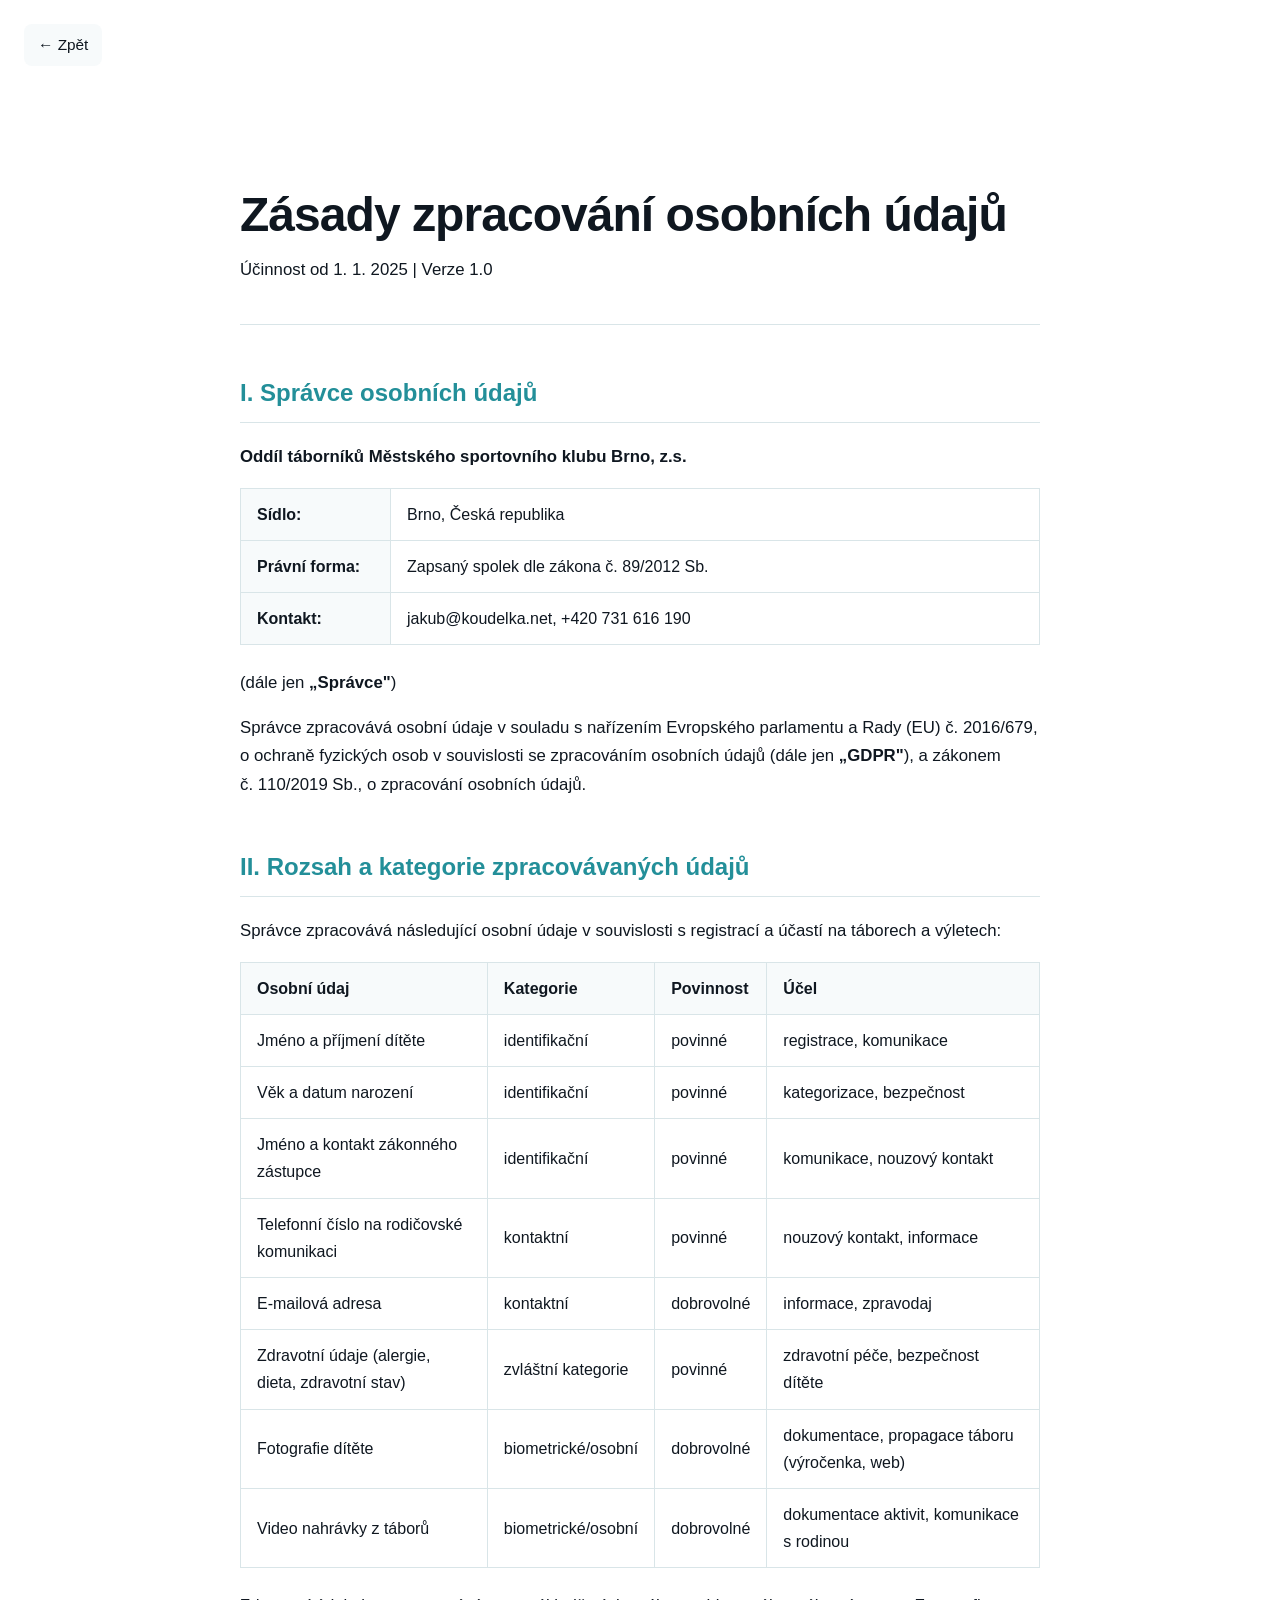
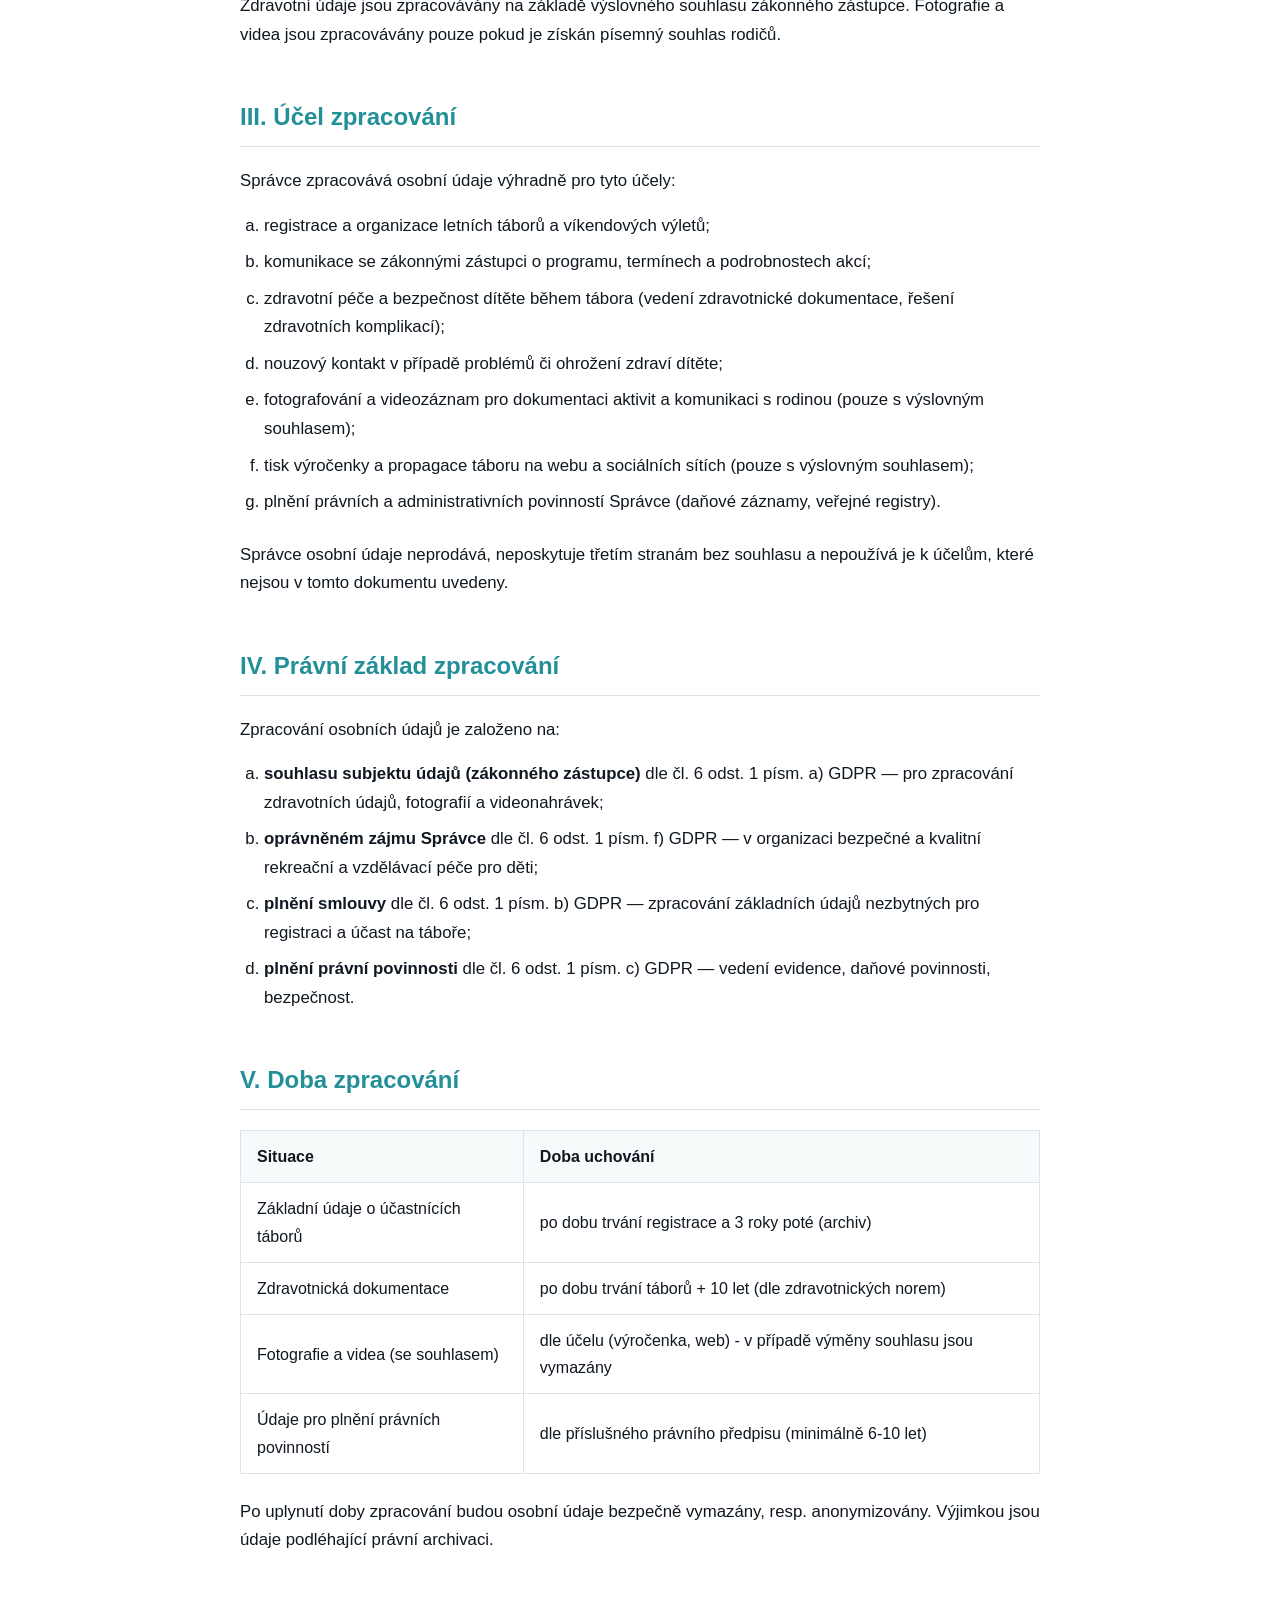
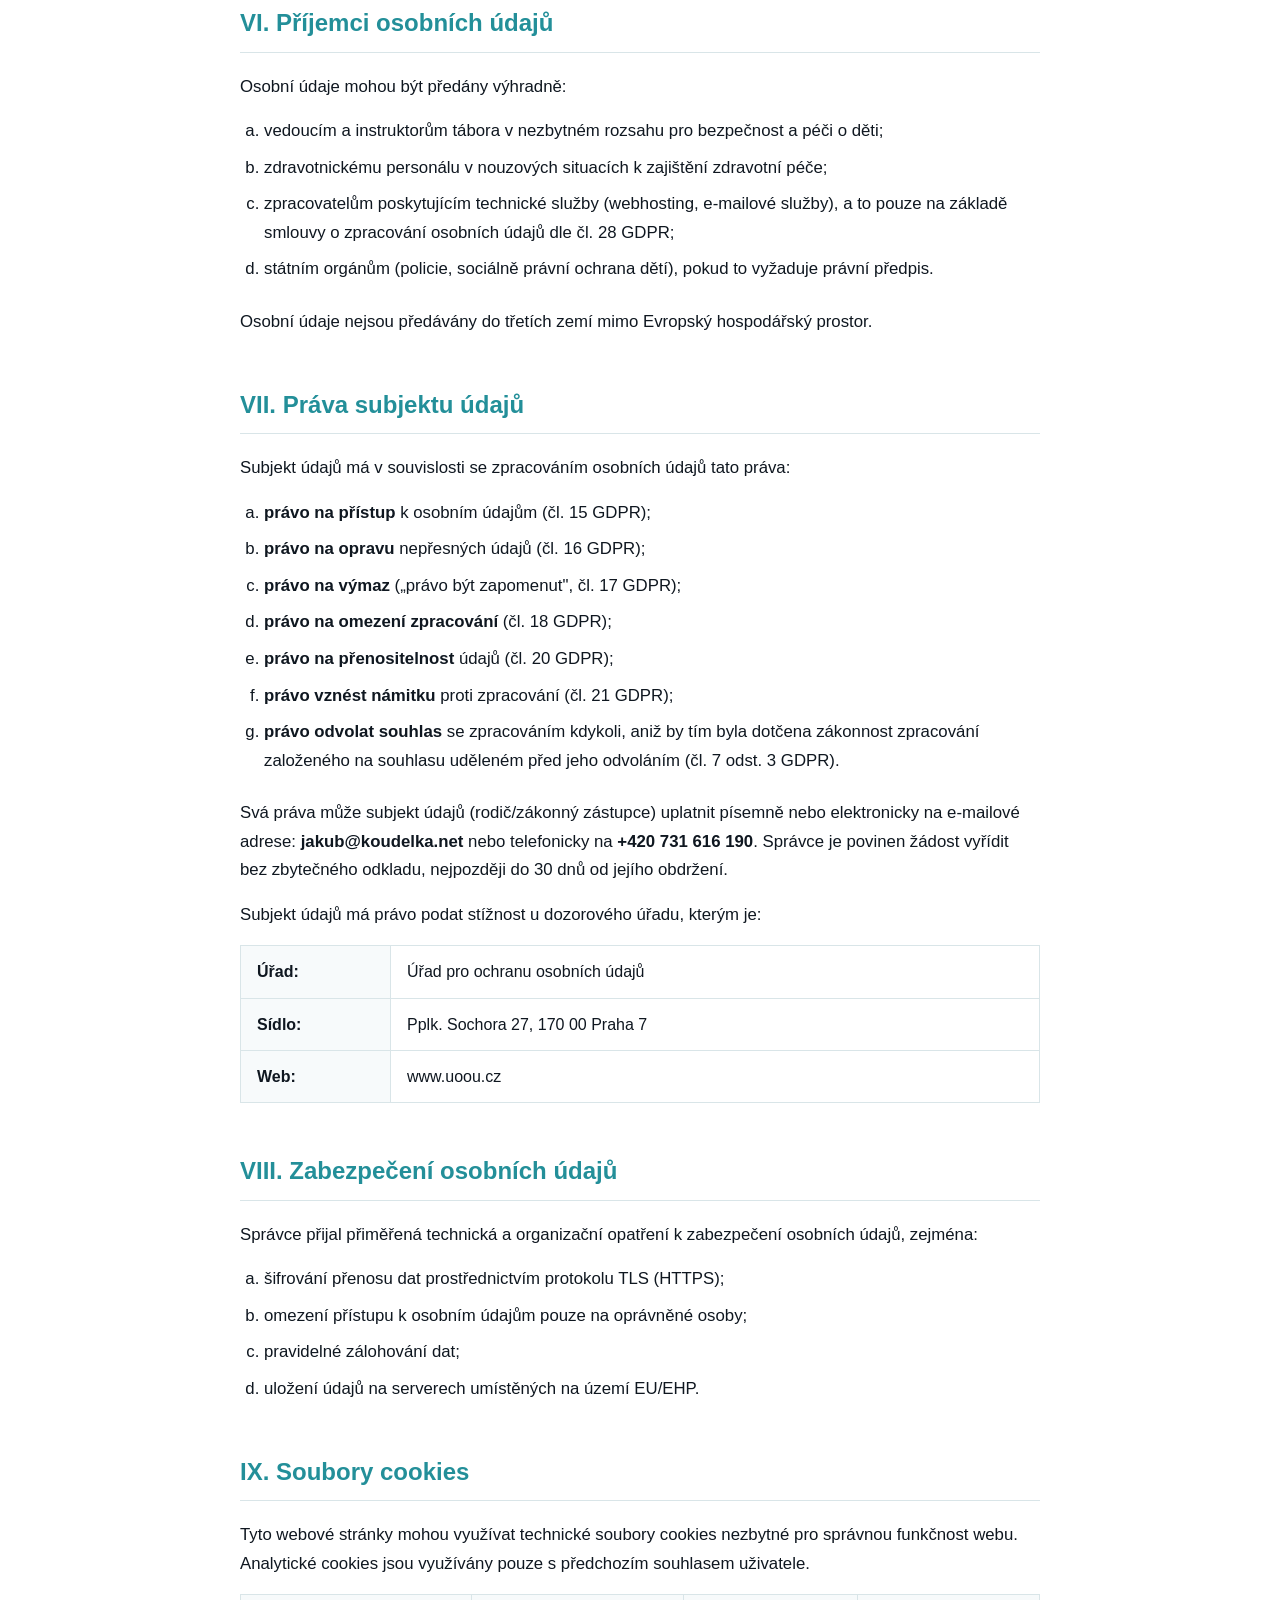
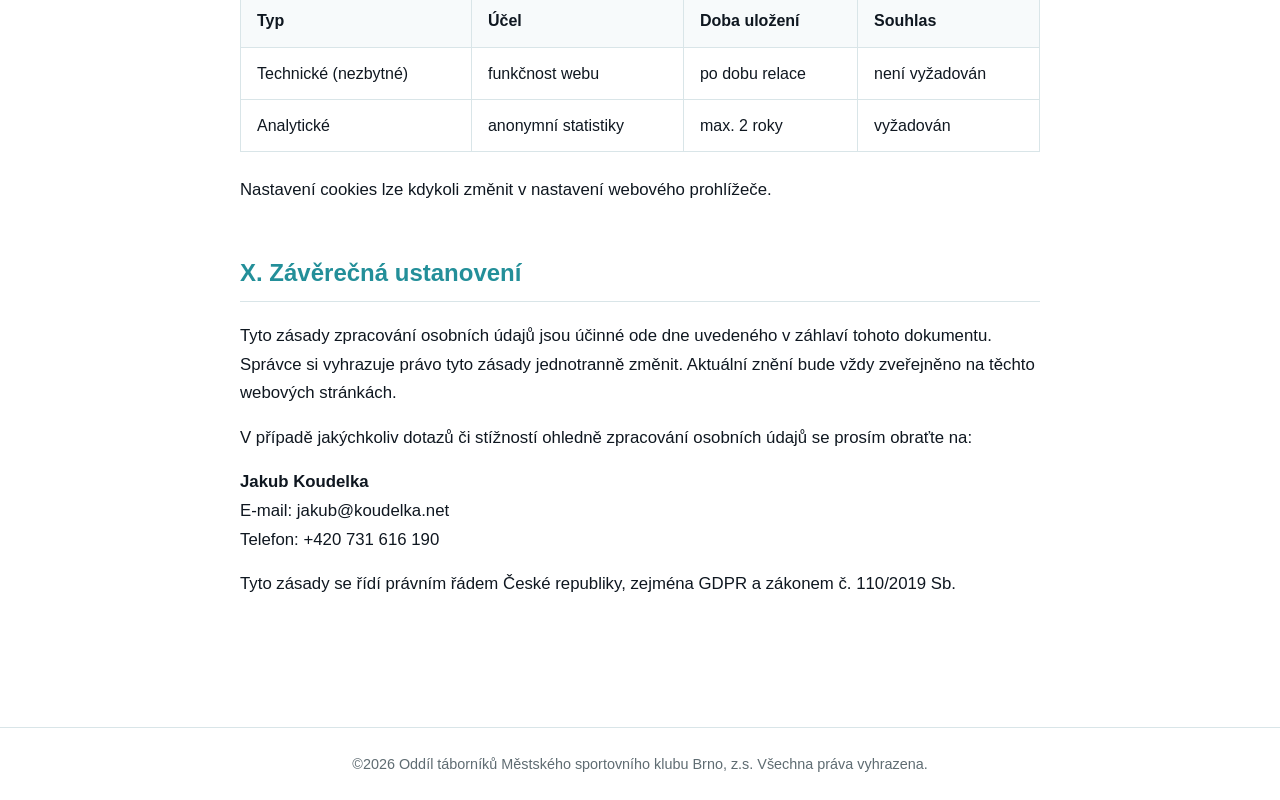
<file: terms.html>
<!DOCTYPE html>
<html lang="cs">
<head>
    <meta charset="UTF-8">
    <meta name="viewport" content="width=device-width, initial-scale=1.0">
    <title>Zásady zpracování osobních údajů</title>

    <link rel="preconnect" href="https://fonts.googleapis.com">
    <link rel="preconnect" href="https://fonts.gstatic.com" crossorigin>
    <link href="https://fonts.googleapis.com/css2?family=Inter:wght@400;500;600;700&family=Plus+Jakarta+Sans:wght@700;800&display=swap" rel="stylesheet">
    
    <link rel="stylesheet" href="styles.css">
    
    <script async src="https://www.googletagmanager.com/gtag/js?id=GA_MEASUREMENT_ID"></script>
    <script>
        window.dataLayer = window.dataLayer || [];
        function gtag(){dataLayer.push(arguments);}
        gtag('js', new Date());
        gtag('config', 'GA_MEASUREMENT_ID');
    </script>

    <!-- Meta Pixel Code -->
    <script>
    !function(f,b,e,v,n,t,s)
    {if(f.fbq)return;n=f.fbq=function(){n.callMethod?
    n.callMethod.apply(n,arguments):n.queue.push(arguments)};
    if(!f._fbq)f._fbq=n;n.push=n;n.loaded=!0;n.version='2.0';
    n.queue=[];t=b.createElement(e);t.async=!0;
    t.src=v;s=b.getElementsByTagName(e)[0];
    s.parentNode.insertBefore(t,s)}(window, document,'script',
    'https://connect.facebook.net/en_US/fbevents.js');
    fbq('init', '1345485177466503');
    fbq('track', 'PageView');
    </script>
    <noscript><img height="1" width="1" style="display:none"
    src="https://www.facebook.com/tr?id=1345485177466503&ev=PageView&noscript=1"
    /></noscript>
    <!-- End Meta Pixel Code -->
</head>
<body>

<nav class="nav">
    <a href="index.html" class="nav-back">← Zpět</a>
</nav>

<main class="doc">

    <header class="doc-header">
        <h1>Zásady zpracování osobních údajů</h1>
        <p class="doc-meta">Účinnost od 1.&nbsp;1.&nbsp;2025 | Verze 1.0</p>
    </header>

    <section>
        <h2>I. Správce osobních údajů</h2>

        <p><strong>Oddíl táborníků Městského sportovního klubu Brno, z.s.</strong></p>

        <table class="def-table">
            <tr><td>Sídlo:</td><td>Brno, Česká republika</td></tr>
            <tr><td>Právní forma:</td><td>Zapsaný spolek dle zákona č. 89/2012 Sb.</td></tr>
            <tr><td>Kontakt:</td><td>jakub@koudelka.net, +420 731 616 190</td></tr>
        </table>

        <p>(dále jen <strong>„Správce"</strong>)</p>

        <p>Správce zpracovává osobní údaje v&nbsp;souladu s&nbsp;nařízením Evropského parlamentu a&nbsp;Rady (EU) č.&nbsp;2016/679, o&nbsp;ochraně fyzických osob v&nbsp;souvislosti se zpracováním osobních údajů (dále jen <strong>„GDPR"</strong>), a&nbsp;zákonem č.&nbsp;110/2019&nbsp;Sb., o&nbsp;zpracování osobních údajů.</p>
    </section>

    <section>
        <h2>II. Rozsah a kategorie zpracovávaných údajů</h2>

        <p>Správce zpracovává následující osobní údaje v souvislosti s registrací a účastí na táborech a výletech:</p>

        <table class="data-table">
            <thead>
                <tr>
                    <th>Osobní údaj</th>
                    <th>Kategorie</th>
                    <th>Povinnost</th>
                    <th>Účel</th>
                </tr>
            </thead>
            <tbody>
                <tr>
                    <td>Jméno a příjmení dítěte</td>
                    <td>identifikační</td>
                    <td>povinné</td>
                    <td>registrace, komunikace</td>
                </tr>
                <tr>
                    <td>Věk a datum narození</td>
                    <td>identifikační</td>
                    <td>povinné</td>
                    <td>kategorizace, bezpečnost</td>
                </tr>
                <tr>
                    <td>Jméno a kontakt zákonného zástupce</td>
                    <td>identifikační</td>
                    <td>povinné</td>
                    <td>komunikace, nouzový kontakt</td>
                </tr>
                <tr>
                    <td>Telefonní číslo na rodičovské komunikaci</td>
                    <td>kontaktní</td>
                    <td>povinné</td>
                    <td>nouzový kontakt, informace</td>
                </tr>
                <tr>
                    <td>E-mailová adresa</td>
                    <td>kontaktní</td>
                    <td>dobrovolné</td>
                    <td>informace, zpravodaj</td>
                </tr>
                <tr>
                    <td>Zdravotní údaje (alergie, dieta, zdravotní stav)</td>
                    <td>zvláštní kategorie</td>
                    <td>povinné</td>
                    <td>zdravotní péče, bezpečnost dítěte</td>
                </tr>
                <tr>
                    <td>Fotografie dítěte</td>
                    <td>biometrické/osobní</td>
                    <td>dobrovolné</td>
                    <td>dokumentace, propagace táboru (výročenka, web)</td>
                </tr>
                <tr>
                    <td>Video nahrávky z táborů</td>
                    <td>biometrické/osobní</td>
                    <td>dobrovolné</td>
                    <td>dokumentace aktivit, komunikace s rodinou</td>
                </tr>
            </tbody>
        </table>

        <p>Zdravotní údaje jsou zpracovávány na základě výslovného souhlasu zákonného zástupce. Fotografie a videa jsou zpracovávány pouze pokud je získán písemný souhlas rodičů.</p>
    </section>

    <section>
        <h2>III. Účel zpracování</h2>

        <p>Správce zpracovává osobní údaje výhradně pro tyto účely:</p>

        <ol type="a">
            <li>registrace a organizace letních táborů a víkendových výletů;</li>
            <li>komunikace se zákonnými zástupci o programu, termínech a podrobnostech akcí;</li>
            <li>zdravotní péče a bezpečnost dítěte během tábora (vedení zdravotnické dokumentace, řešení zdravotních komplikací);</li>
            <li>nouzový kontakt v případě problémů či ohrožení zdraví dítěte;</li>
            <li>fotografování a videozáznam pro dokumentaci aktivit a komunikaci s rodinou (pouze s výslovným souhlasem);</li>
            <li>tisk výročenky a propagace táboru na webu a sociálních sítích (pouze s výslovným souhlasem);</li>
            <li>plnění právních a administrativních povinností Správce (daňové záznamy, veřejné registry).</li>
        </ol>

        <p>Správce osobní údaje neprodává, neposkytuje třetím stranám bez souhlasu a nepoužívá je k účelům, které nejsou v tomto dokumentu uvedeny.</p>
    </section>

    <section>
        <h2>IV. Právní základ zpracování</h2>

        <p>Zpracování osobních údajů je založeno na:</p>

        <ol type="a">
            <li><strong>souhlasu subjektu údajů (zákonného zástupce)</strong> dle čl. 6 odst. 1 písm. a) GDPR — pro zpracování zdravotních údajů, fotografií a videonahrávek;</li>
            <li><strong>oprávněném zájmu Správce</strong> dle čl. 6 odst. 1 písm. f) GDPR — v organizaci bezpečné a kvalitní rekreační a vzdělávací péče pro děti;</li>
            <li><strong>plnění smlouvy</strong> dle čl. 6 odst. 1 písm. b) GDPR — zpracování základních údajů nezbytných pro registraci a účast na táboře;</li>
            <li><strong>plnění právní povinnosti</strong> dle čl. 6 odst. 1 písm. c) GDPR — vedení evidence, daňové povinnosti, bezpečnost.</li>
        </ol>
    </section>

    <section>
        <h2>V. Doba zpracování</h2>

        <table class="data-table">
            <thead>
                <tr>
                    <th>Situace</th>
                    <th>Doba uchování</th>
                </tr>
            </thead>
            <tbody>
                <tr>
                    <td>Základní údaje o účastnících táborů</td>
                    <td>po dobu trvání registrace a 3 roky poté (archiv)</td>
                </tr>
                <tr>
                    <td>Zdravotnická dokumentace</td>
                    <td>po dobu trvání táborů + 10 let (dle zdravotnických norem)</td>
                </tr>
                <tr>
                    <td>Fotografie a videa (se souhlasem)</td>
                    <td>dle účelu (výročenka, web) - v případě výměny souhlasu jsou vymazány</td>
                </tr>
                <tr>
                    <td>Údaje pro plnění právních povinností</td>
                    <td>dle příslušného právního předpisu (minimálně 6-10 let)</td>
                </tr>
            </tbody>
        </table>

        <p>Po uplynutí doby zpracování budou osobní údaje bezpečně vymazány, resp. anonymizovány. Výjimkou jsou údaje podléhající právní archivaci.</p>
    </section>

    <section>
        <h2>VI. Příjemci osobních údajů</h2>

        <p>Osobní údaje mohou být předány výhradně:</p>

        <ol type="a">
            <li>vedoucím a instruktorům tábora v nezbytném rozsahu pro bezpečnost a péči o děti;</li>
            <li>zdravotnickému personálu v nouzových situacích k zajištění zdravotní péče;</li>
            <li>zpracovatelům poskytujícím technické služby (webhosting, e-mailové služby), a to pouze na základě smlouvy o zpracování osobních údajů dle čl. 28 GDPR;</li>
            <li>státním orgánům (policie, sociálně právní ochrana dětí), pokud to vyžaduje právní předpis.</li>
        </ol>

        <p>Osobní údaje nejsou předávány do třetích zemí mimo Evropský hospodářský prostor.</p>
    </section>

    <section>
        <h2>VII. Práva subjektu údajů</h2>

        <p>Subjekt údajů má v&nbsp;souvislosti se zpracováním osobních údajů tato práva:</p>

        <ol type="a">
            <li><strong>právo na přístup</strong> k&nbsp;osobním údajům (čl.&nbsp;15 GDPR);</li>
            <li><strong>právo na opravu</strong> nepřesných údajů (čl.&nbsp;16 GDPR);</li>
            <li><strong>právo na výmaz</strong> („právo být zapomenut", čl.&nbsp;17 GDPR);</li>
            <li><strong>právo na omezení zpracování</strong> (čl.&nbsp;18 GDPR);</li>
            <li><strong>právo na přenositelnost</strong> údajů (čl.&nbsp;20 GDPR);</li>
            <li><strong>právo vznést námitku</strong> proti zpracování (čl.&nbsp;21 GDPR);</li>
            <li><strong>právo odvolat souhlas</strong> se zpracováním kdykoli, aniž by tím byla dotčena zákonnost zpracování založeného na souhlasu uděleném před jeho odvoláním (čl.&nbsp;7 odst.&nbsp;3 GDPR).</li>
        </ol>

        <p>Svá práva může subjekt údajů (rodič/zákonný zástupce) uplatnit písemně nebo elektronicky na e-mailové adrese: <strong>jakub@koudelka.net</strong> nebo telefonicky na <strong>+420 731 616 190</strong>. Správce je povinen žádost vyřídit bez zbytečného odkladu, nejpozději do 30 dnů od jejího obdržení.</p>

        <p>Subjekt údajů má právo podat stížnost u&nbsp;dozorového úřadu, kterým je:</p>

        <table class="def-table">
            <tr><td>Úřad:</td><td>Úřad pro ochranu osobních údajů</td></tr>
            <tr><td>Sídlo:</td><td>Pplk. Sochora 27, 170 00 Praha 7</td></tr>
            <tr><td>Web:</td><td><a href="https://www.uoou.cz" target="_blank" rel="noopener noreferrer">www.uoou.cz</a></td></tr>
        </table>
    </section>

    <section>
        <h2>VIII. Zabezpečení osobních údajů</h2>

        <p>Správce přijal přiměřená technická a&nbsp;organizační opatření k&nbsp;zabezpečení osobních údajů, zejména:</p>

        <ol type="a">
            <li>šifrování přenosu dat prostřednictvím protokolu TLS (HTTPS);</li>
            <li>omezení přístupu k&nbsp;osobním údajům pouze na oprávněné osoby;</li>
            <li>pravidelné zálohování dat;</li>
            <li>uložení údajů na serverech umístěných na území EU/EHP.</li>
        </ol>
    </section>

    <section>
        <h2>IX. Soubory cookies</h2>

        <p>Tyto webové stránky mohou využívat technické soubory cookies nezbytné pro správnou funkčnost webu. Analytické cookies jsou využívány pouze s&nbsp;předchozím souhlasem uživatele.</p>

        <table class="data-table">
            <thead>
                <tr>
                    <th>Typ</th>
                    <th>Účel</th>
                    <th>Doba uložení</th>
                    <th>Souhlas</th>
                </tr>
            </thead>
            <tbody>
                <tr>
                    <td>Technické (nezbytné)</td>
                    <td>funkčnost webu</td>
                    <td>po dobu relace</td>
                    <td>není vyžadován</td>
                </tr>
                <tr>
                    <td>Analytické</td>
                    <td>anonymní statistiky</td>
                    <td>max. 2 roky</td>
                    <td>vyžadován</td>
                </tr>
            </tbody>
        </table>

        <p>Nastavení cookies lze kdykoli změnit v&nbsp;nastavení webového prohlížeče.</p>
    </section>

    <section>
        <h2>X. Závěrečná ustanovení</h2>

        <p>Tyto zásady zpracování osobních údajů jsou účinné ode dne uvedeného v záhlaví tohoto dokumentu. Správce si vyhrazuje právo tyto zásady jednotranně změnit. Aktuální znění bude vždy zveřejněno na těchto webových stránkách.</p>

        <p>V případě jakýchkoliv dotazů či stížností ohledně zpracování osobních údajů se prosím obraťte na:</p>

        <p>
            <strong>Jakub Koudelka</strong><br>
            E-mail: jakub@koudelka.net<br>
            Telefon: +420 731 616 190
        </p>

        <p>Tyto zásady se řídí právním řádem České republiky, zejména GDPR a zákonem č. 110/2019 Sb.</p>
    </section>

</main>

<footer class="doc-footer">
    <p>©2026 Oddíl táborníků Městského sportovního klubu Brno, z.s. Všechna práva vyhrazena.</p>
</footer>

</body>
</html>
</file>
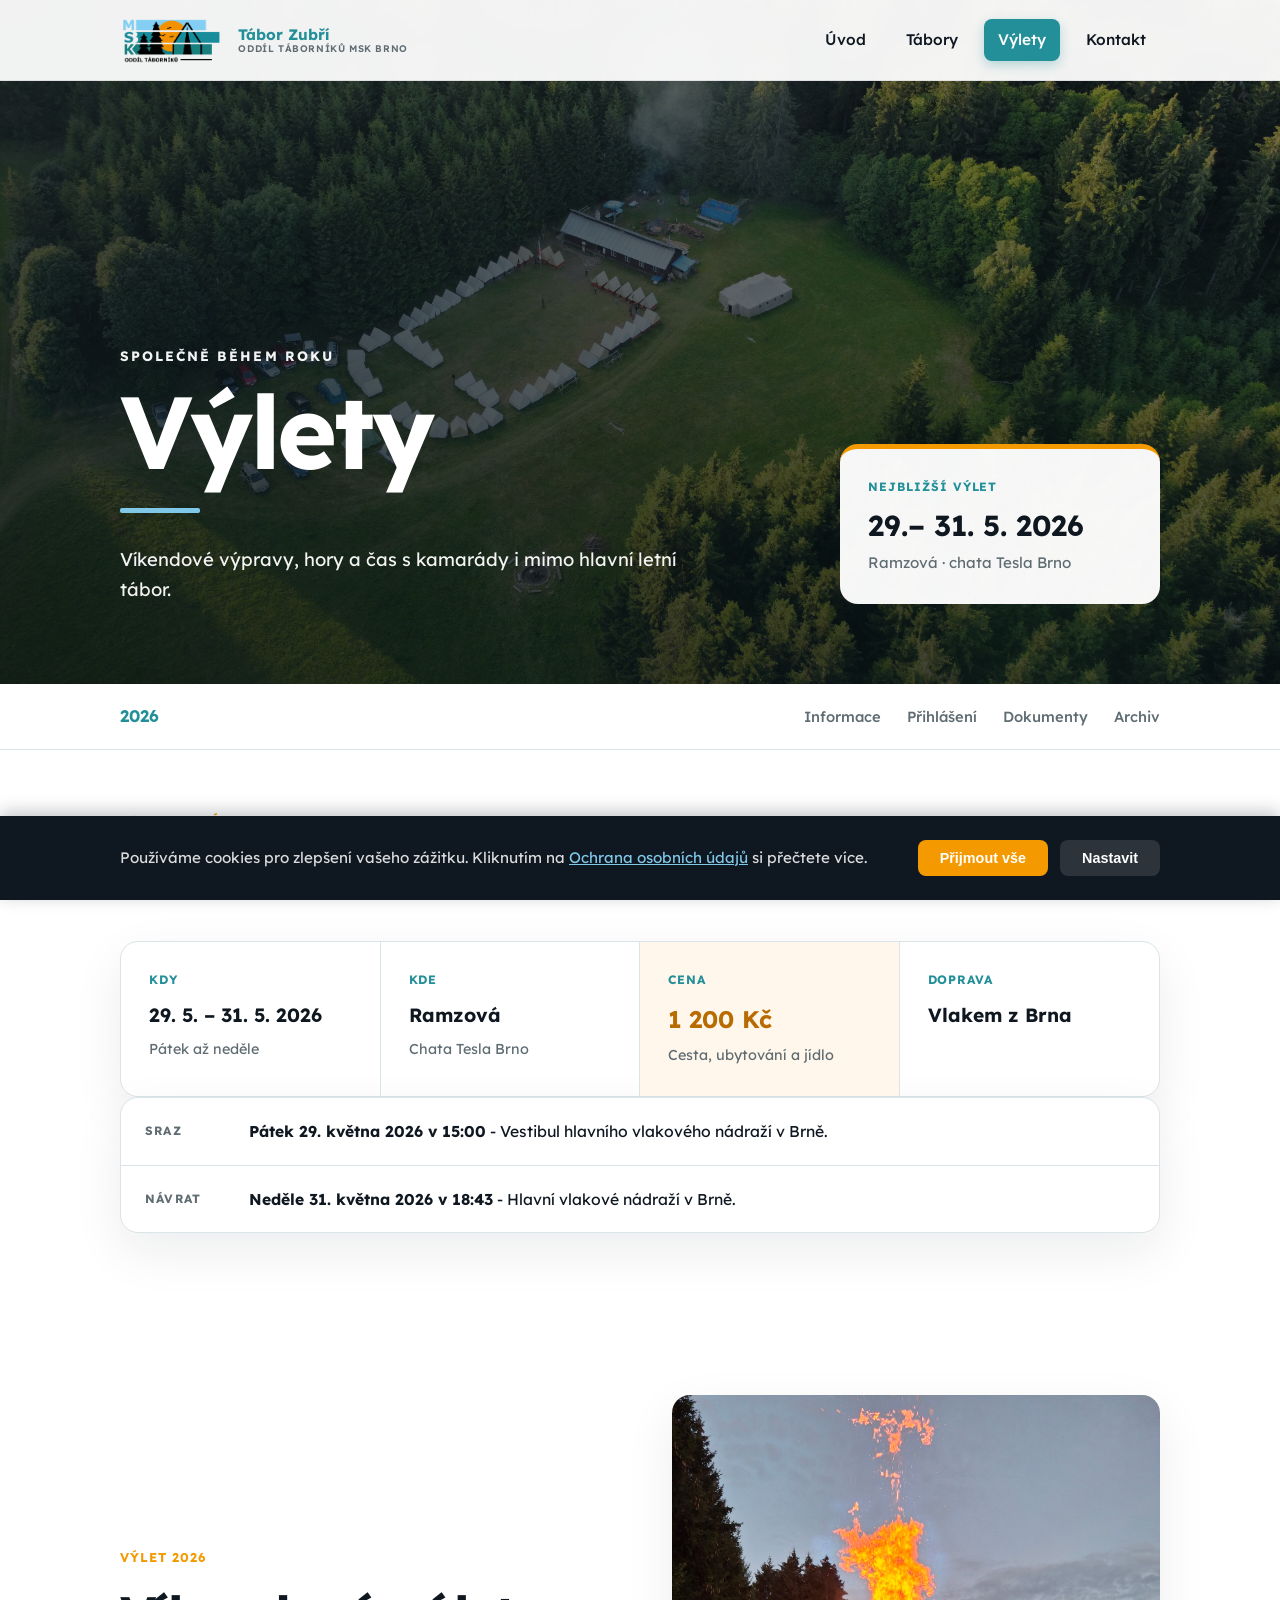
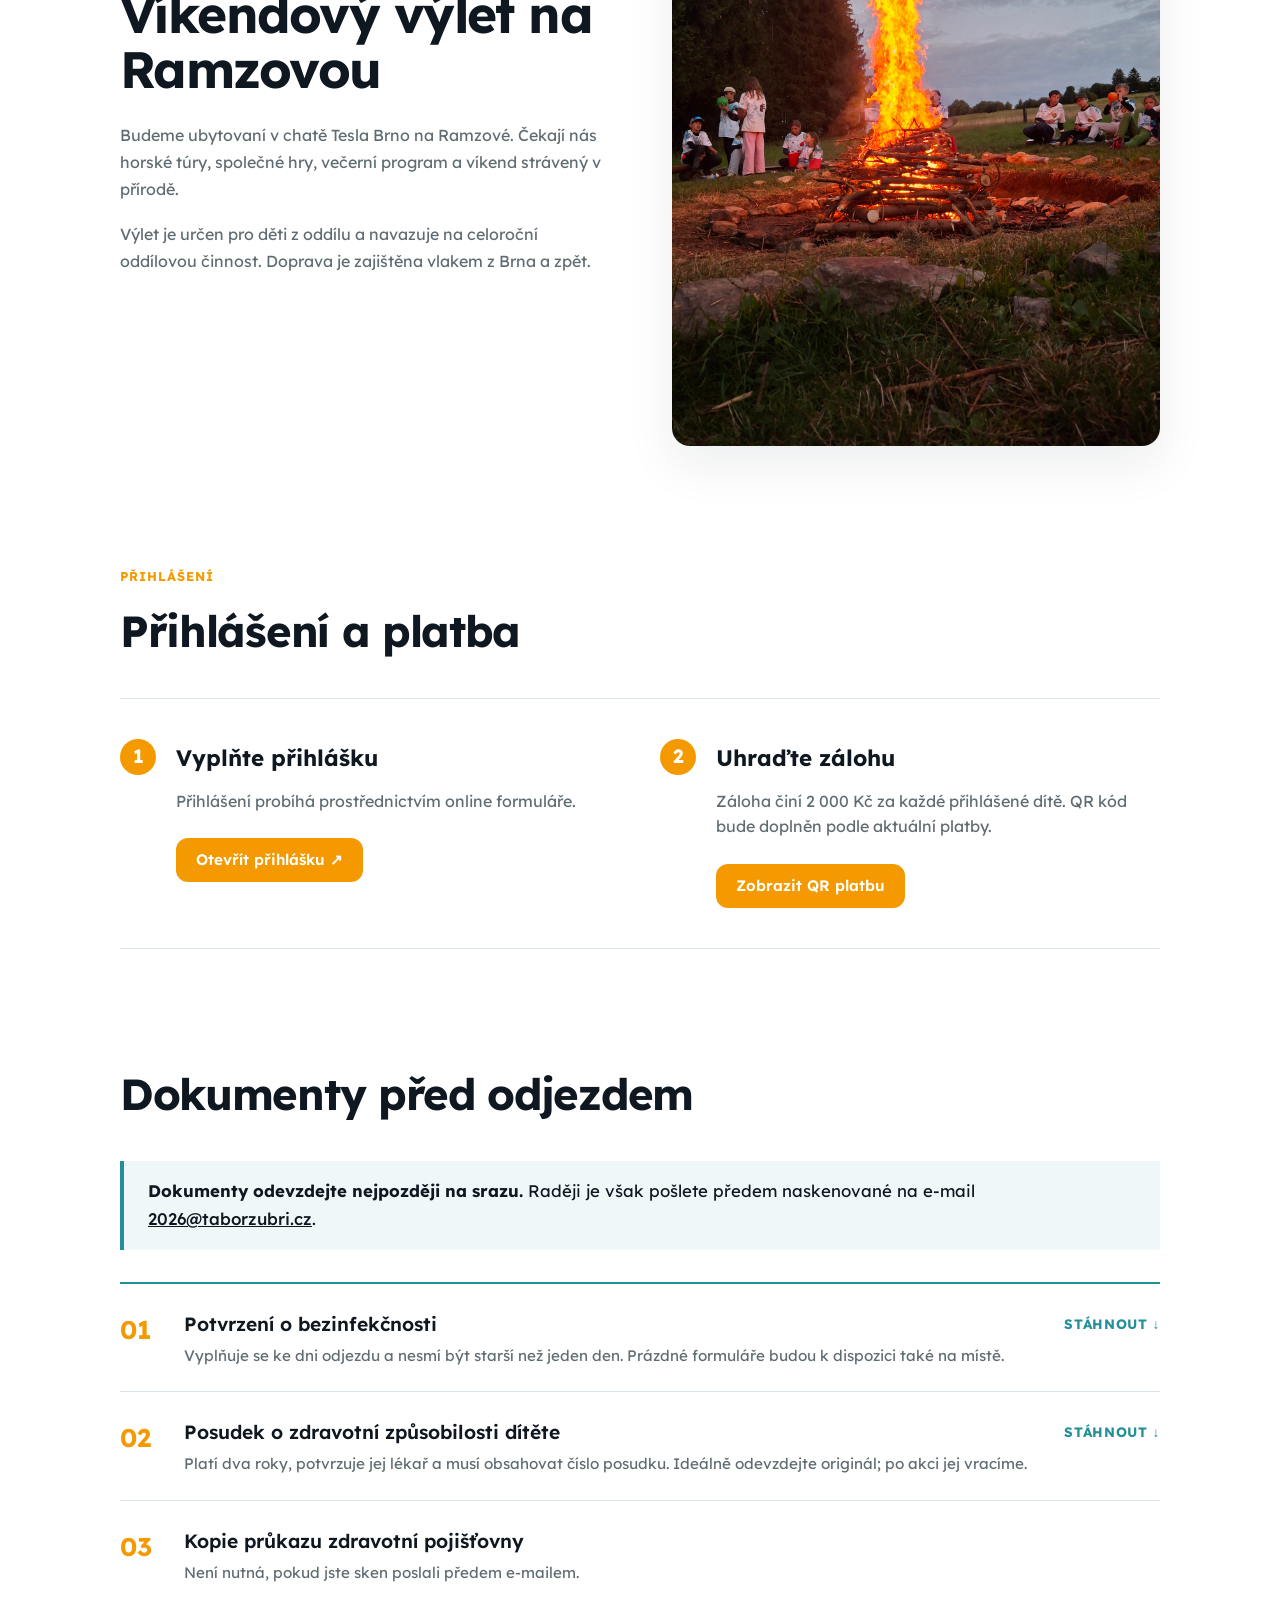
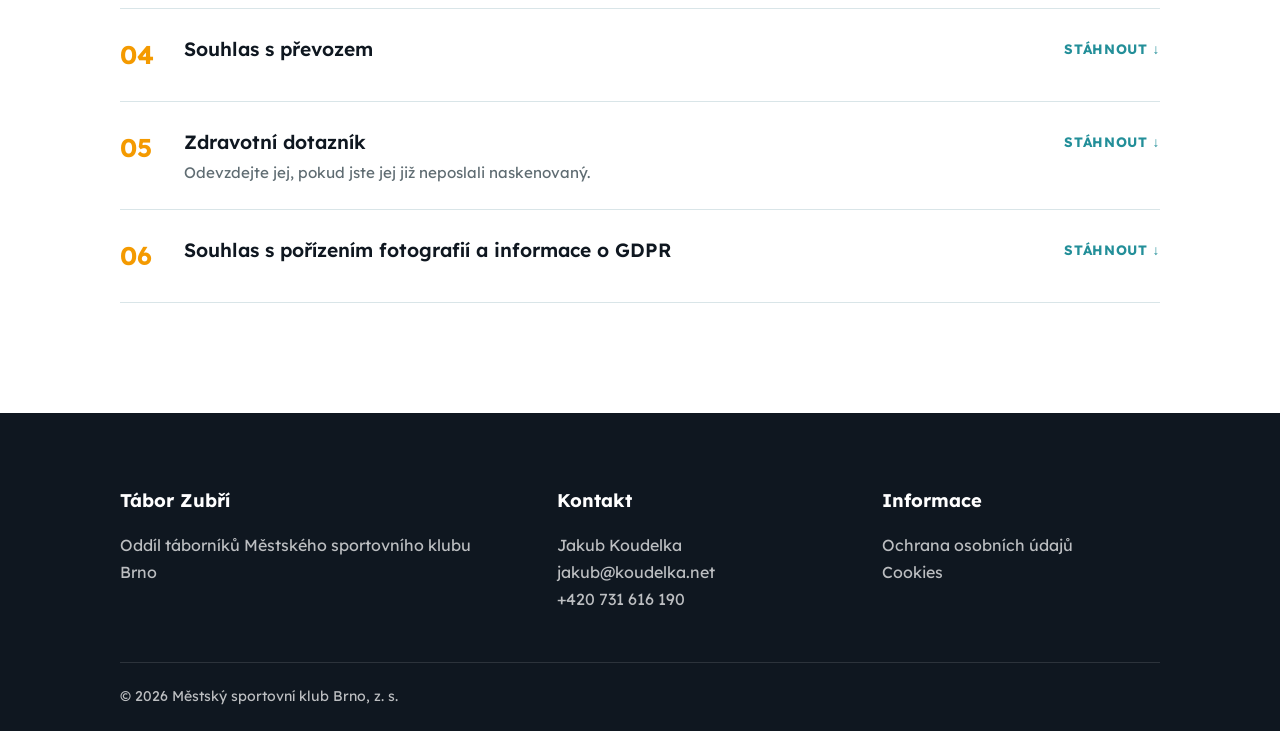
<file: vylety.html>
<!DOCTYPE html>
<html lang="cs">
<head>
    <meta charset="UTF-8">
    <meta name="viewport" content="width=device-width, initial-scale=1.0">
    <title>Výlety | Tábor Zubří</title>

    <link rel="preconnect" href="https://fonts.googleapis.com">
    <link rel="preconnect" href="https://fonts.gstatic.com" crossorigin>
    <link href="https://fonts.googleapis.com/css2?family=Lexend:wght@300;400;500;600;700&display=swap" rel="stylesheet">

    <link rel="stylesheet" href="styles.css">
</head>
<body class="page-subpage page-vylety">

    <!-- HEADER -->
    <header class="header">
        <div class="container header-inner">

            <div class="logo-section">
                <a href="index.html" class="logo">
                    <img src="Assets/logo.png" alt="Tábor Zubří">
                </a>
                <div class="logo-text">
                    <div class="club-name">Tábor Zubří</div>
                    <div class="club-subtitle">ODDÍL TÁBORNÍKŮ MSK BRNO</div>
                </div>
            </div>

            <nav class="nav">
                <a href="index.html">Úvod</a>
                <a href="tabory.html">Tábory</a>
                <a href="vylety.html" class="active">Výlety</a>
                <a href="#kontakt">Kontakt</a>
            </nav>

            <button class="menu-toggle" aria-label="Menu">
                <span></span>
                <span></span>
                <span></span>
            </button>

        </div>
    </header>

   <!-- HERO -->
    <section class="camp-hero">

        <div class="camp-hero-overlay"></div>

        <div class="container camp-hero-grid">

            <div class="camp-hero-copy">

                <p class="camp-kicker">Společně během roku</p>

                <h1>Výlety</h1>

                <p>
                    Víkendové výpravy, hory a čas s kamarády i mimo hlavní letní tábor.
                </p>

            </div>

            <aside class="camp-hero-card">

                <div class="camp-card-content">
                    <span class="camp-card-kicker">Nejbližší výlet</span>
                    <h2>29.– 31. 5. 2026</h2>
                    <p>Ramzová · chata Tesla Brno</p>
                </div>

            </aside>

        </div>

    </section>

    <section class="year-nav">

        <div class="container year-nav-inner">

            <strong>2026</strong>

            <nav aria-label="Sekce stránky">
                <a href="#aktualni-vylet">Informace</a>
                <a href="#prihlaseni">Přihlášení</a>
                <a href="#dokumenty">Dokumenty</a>
                <a href="#historie">Archiv</a>
            </nav>

        </div>

    </section>

    <!-- AKTUÁLNÍ VÝLET -->
    <section class="quick-info" id="aktualni-vylet">

        <div class="container">

            <div class="section-header">
                <p class="section-label">Pokyny k výletu</p>
                <h2>Ramzová 2026</h2>
            </div>

            <div class="quick-grid">

                <div class="quick-item">
                    <span>Kdy</span>
                    <strong>29. 5. – 31. 5. 2026</strong>
                    <p>Pátek až neděle</p>
                </div>

                <div class="quick-item">
                    <span>Kde</span>
                    <strong>Ramzová</strong>
                    <p>Chata Tesla Brno</p>
                </div>

                <div class="quick-item quick-price">
                    <span>Cena</span>
                    <strong>1 200 Kč</strong>
                    <p>Cesta, ubytování a jídlo</p>
                </div>

                <div class="quick-item">
                    <span>Doprava</span>
                    <strong>Vlakem z Brna</strong>
                </div>
            </div>  
                <div class="camp-info-table-wrapper">
            
                <div class="camp-info-row">
                    <span class="camp-info-title">Sraz</span>
                    <p><b>Pátek 29. května 2026 v 15:00</b> - Vestibul hlavního vlakového nádraží v Brně.</p>
                </div>

                <div class="camp-info-row">
                    <span class="camp-info-title">Návrat</span>
                    <p><b>Neděle 31. května 2026 v 18:43</b> - Hlavní vlakové nádraží v Brně.</p>
                </div>
                </div>

            </div>

        </div>

    </section>

    <!-- DETAIL VÝLETU -->
    <section class="about">

        <div class="container about-grid">

            <div class="about-content">

                <p class="section-label">Výlet 2026</p>

                <h2>Víkendový výlet na Ramzovou</h2>

                <p>
                    Budeme ubytovaní v chatě Tesla Brno na Ramzové. Čekají nás horské
                    túry, společné hry, večerní program a víkend strávený v přírodě.
                </p>

                <p>
                    Výlet je určen pro děti z oddílu a navazuje na celoroční oddílovou
                    činnost. Doprava je zajištěna vlakem z Brna a zpět.
                </p>

            </div>

            <div class="about-image">
                <img src="Assets/fot2.jpg" alt="Fotografie z výletu Zubří">
            </div>

        </div>

    </section>

    <section class="sections" id="prihlaseni">

        <div class="container">

            <div class="section-header">
                <p class="section-label">Přihlášení</p>
                <h2>Přihlášení a platba</h2>
            </div>

            <div class="signup-grid">
                
                <div class="signup-box">
                    <span class="signup-number">1</span>
                    <div class="signup-content">
                        <h3>Vyplňte přihlášku</h3>
                        <p>Přihlášení probíhá prostřednictvím online formuláře.</p>
                        <a href="https://forms.gle/ayrANXRV8P7xsxvJA" class="btn btn-primary" target="_blank" rel="noopener">
                            Otevřít přihlášku ↗
                        </a>
                    </div>
                </div>

                <div class="signup-box">
                    <span class="signup-number">2</span>
                    <div class="signup-content">
                        <h3>Uhraďte zálohu</h3>
                        <p>Záloha činí 2 000 Kč za každé přihlášené dítě. QR kód bude doplněn podle aktuální platby.</p>
                        <a href="#" class="btn btn-primary">
                            Zobrazit QR platbu
                        </a>
                    </div>
                </div>

            </div>

        </div>

    </section>

    <!-- DOKUMENTY -->
    <section class="sections" id="dokumenty">

        <div class="container">

            <div class="section-header">
                <h2>Dokumenty před odjezdem</h2>
            </div>

            <div class="doc-info-box">
                <p><strong>Dokumenty odevzdejte nejpozději na srazu.</strong> Raději je však pošlete předem naskenované na e-mail <a href="mailto:2026@taborzubri.cz">2026@taborzubri.cz</a>.</p>
            </div>

            <div class="doc-list">

                <div class="doc-list-item">
                    <span class="doc-number">01</span>
                    <div class="doc-text">
                        <h3>Potvrzení o bezinfekčnosti</h3>
                        <p>Vyplňuje se ke dni odjezdu a nesmí být starší než jeden den. Prázdné formuláře budou k dispozici také na místě.</p>
                    </div>
                    <a href="#" class="doc-link">STÁHNOUT ↓</a>
                </div>

                <div class="doc-list-item">
                    <span class="doc-number">02</span>
                    <div class="doc-text">
                        <h3>Posudek o zdravotní způsobilosti dítěte</h3>
                        <p>Platí dva roky, potvrzuje jej lékař a musí obsahovat číslo posudku. Ideálně odevzdejte originál; po akci jej vracíme.</p>
                    </div>
                    <a href="#" class="doc-link">STÁHNOUT ↓</a>
                </div>

                <div class="doc-list-item">
                    <span class="doc-number">03</span>
                    <div class="doc-text">
                        <h3>Kopie průkazu zdravotní pojišťovny</h3>
                        <p>Není nutná, pokud jste sken poslali předem e-mailem.</p>
                    </div>
                </div>

                <div class="doc-list-item">
                    <span class="doc-number">04</span>
                    <div class="doc-text">
                        <h3>Souhlas s převozem</h3>
                    </div>
                    <a href="#" class="doc-link">STÁHNOUT ↓</a>
                </div>

                <div class="doc-list-item">
                    <span class="doc-number">05</span>
                    <div class="doc-text">
                        <h3>Zdravotní dotazník</h3>
                        <p>Odevzdejte jej, pokud jste jej již neposlali naskenovaný.</p>
                    </div>
                    <a href="#" class="doc-link">STÁHNOUT ↓</a>
                </div>

                <div class="doc-list-item">
                    <span class="doc-number">06</span>
                    <div class="doc-text">
                        <h3>Souhlas s pořízením fotografií a informace o GDPR</h3>
                    </div>
                    <a href="#" class="doc-link">STÁHNOUT ↓</a>
                </div>

            </div>

        </div>

    </section>

    <!-- FOOTER -->
    <footer class="footer" id="kontakt">

        <div class="container footer-layout">

            <div class="footer-brand">

                <h3>Tábor Zubří</h3>

                <p>
                    Oddíl táborníků Městského sportovního klubu Brno
                </p>

            </div>

            <div class="footer-contact">

                <h3>Kontakt</h3>

                <p>
                    Jakub Koudelka
                </p>

                <p>
                    <a href="mailto:jakub@koudelka.net">
                        jakub@koudelka.net
                    </a>
                </p>

                <p>
                    <a href="tel:+420731616190">
                        +420 731 616 190
                    </a>
                </p>

            </div>

            <div class="footer-links">

                <h3>Informace</h3>

                <p>
                    <a href="terms.html">Ochrana osobních údajů</a>
                </p>

                <p>
                    <a href="#" onclick="openCookiesModal(); return false;">Cookies</a>
                </p>

            </div>

        </div>

        <div class="container footer-bottom">

            <p>
                © 2026 Městský sportovní klub Brno, z. s.
            </p>

        </div>

    </footer>

    <!-- COOKIES BANNER -->
    <div class="cookies-banner" id="cookies-banner">
        <div class="cookies-content">
            <div class="cookies-text">
                <p>Používáme cookies pro zlepšení vašeho zážitku. Kliknutím na <a href="#">Ochrana osobních údajů</a> si přečtete více.</p>
            </div>
            <div class="cookies-actions">
                <button class="btn-accept-all" onclick="acceptAllCookies()">Přijmout vše</button>
                <button class="btn-customize" onclick="openCookiesModal()">Nastavit</button>
            </div>
        </div>
    </div>

    <!-- COOKIES MODAL -->
    <div class="cookies-modal" id="cookies-modal">
        <div class="cookies-modal-content">
            <div class="cookies-modal-header">
                <h2>Nastavení cookies</h2>
                <p>Vyberte, které cookies chcete povolovat</p>
            </div>
            <div class="cookies-options">
                <div class="cookies-option">
                    <input type="checkbox" id="cookie-necessary" checked disabled>
                    <div class="cookies-option-text">
                        <h3>Nezbytné cookies</h3>
                        <p>Tyto cookies jsou zapotřebí pro fungování webových stránek.</p>
                    </div>
                </div>
                <div class="cookies-option">
                    <input type="checkbox" id="cookie-analytics">
                    <div class="cookies-option-text">
                        <h3>Analytické cookies</h3>
                        <p>Pomáhají nám pochopit, jak návštěvníci používají naše stránky.</p>
                    </div>
                </div>
                <div class="cookies-option">
                    <input type="checkbox" id="cookie-marketing">
                    <div class="cookies-option-text">
                        <h3>Marketingové cookies</h3>
                        <p>Slouží k personalizaci obsahu a reklam.</p>
                    </div>
                </div>
            </div>
            <div class="cookies-modal-footer">
                <button class="btn-reject" onclick="rejectCookies()">Odmítnout</button>
                <button class="btn-save-preferences" onclick="saveCookiesPreferences()">Uložit předvolby</button>
            </div>
        </div>
    </div>

    <script src="script.js"></script>
    <script>
        const COOKIES_CONSENT_KEY = "cookies-consent";
        const COOKIES_BANNER = document.getElementById("cookies-banner");
        const COOKIES_MODAL = document.getElementById("cookies-modal");

        function initCookies() {
            const consent = localStorage.getItem(COOKIES_CONSENT_KEY);
            if (!consent) {
                COOKIES_BANNER?.classList.add("show");
            }
        }

        window.acceptAllCookies = function() {
            const preferences = {
                necessary: true,
                analytics: true,
                marketing: true,
                timestamp: new Date().toISOString()
            };
            localStorage.setItem(COOKIES_CONSENT_KEY, JSON.stringify(preferences));
            COOKIES_BANNER?.classList.remove("show");
            COOKIES_MODAL?.classList.remove("show");
        };

        window.openCookiesModal = function() {
            COOKIES_MODAL?.classList.add("show");
        };

        window.rejectCookies = function() {
            const preferences = {
                necessary: true,
                analytics: false,
                marketing: false,
                timestamp: new Date().toISOString()
            };
            localStorage.setItem(COOKIES_CONSENT_KEY, JSON.stringify(preferences));
            COOKIES_BANNER?.classList.remove("show");
            COOKIES_MODAL?.classList.remove("show");
        };

        window.saveCookiesPreferences = function() {
            const preferences = {
                necessary: true,
                analytics: document.getElementById("cookie-analytics")?.checked || false,
                marketing: document.getElementById("cookie-marketing")?.checked || false,
                timestamp: new Date().toISOString()
            };
            localStorage.setItem(COOKIES_CONSENT_KEY, JSON.stringify(preferences));
            COOKIES_BANNER?.classList.remove("show");
            COOKIES_MODAL?.classList.remove("show");
        };

        COOKIES_MODAL?.addEventListener("click", (e) => {
            if (e.target === COOKIES_MODAL) {
                COOKIES_MODAL.classList.remove("show");
            }
        });

        if (document.readyState === "loading") {
            document.addEventListener("DOMContentLoaded", initCookies);
        } else {
            initCookies();
        }
    </script>

</body>
</html>
</file>
<file: styles.css>
/* =========================================
   TÁBOR ZUBŘÍ - STYLES.CSS
   ========================================= */

:root {
    --primary: #238f99;
    --primary-dark: #146c74;
    --secondary: #80c8e8;
    --accent: #f49a00;

    --text: #0f1720;
    --text-light: #5f6c72;

    --white: #ffffff;
    --background: #f7fafb;
    --border: #d9e5e8;

    --shadow: 0 18px 50px rgba(15, 23, 32, 0.08);
    --radius: 18px;

    --container: 1040px; /* Zde je to nové užší rozvržení */
}

/* RESET */

* {
    margin: 0;
    padding: 0;
    box-sizing: border-box;
}

html {
    scroll-behavior: smooth;
}

body {
    font-family: "Lexend", Verdana, sans-serif;
    color: var(--text);
    background: var(--white);
    line-height: 1.7;
}

img {
    display: block;
    width: 100%;
}

a {
    color: inherit;
    text-decoration: none;
}

.container {
    width: min(var(--container), calc(100% - 48px));
    margin: 0 auto;
}

/* HEADER */

.header {
    position: fixed;
    top: 0;
    left: 0;
    width: 100%;
    background: rgba(255,255,255,0.94);
    backdrop-filter: blur(14px);
    border-bottom: 1px solid rgba(15,23,32,0.08);
    z-index: 1000;
    transition: all 0.25s ease;
}

.header-scrolled {
    background: rgba(255,255,255,0.98);
    box-shadow: 0 8px 24px rgba(15,23,32,0.08);
}

.header-inner {
    height: 80px;
    display: flex;
    align-items: center;
    justify-content: space-between;
}

.logo-section {
    display: flex;
    align-items: center;
    gap: 16px;
}

.logo img {
    height: 46px;
    width: auto;
}

.logo-text {
    display: flex;
    flex-direction: column;
    justify-content: center;
    gap: 2px;
}

.club-name {
    font-size: 0.95rem;
    font-weight: 700;
    color: var(--primary);
    line-height: 1;
}

.club-subtitle {
    font-size: 0.6rem;
    font-weight: 600;
    color: var(--text-light);
    letter-spacing: 0.6px;
    line-height: 1;
}

.nav {
    display: flex;
    align-items: center;
    gap: 12px;
}

.nav a {
    font-size: 0.96rem;
    font-weight: 500;
    color: var(--text);
    transition: all 0.25s ease;
    padding: 8px 14px;
    border-radius: 8px;
    position: relative;
}

.nav a:hover {
    color: var(--primary);
}

.nav a.active {
    color: var(--white);
    background-color: var(--primary);
    box-shadow: 0 4px 12px rgba(35, 143, 153, 0.3);
}

.menu-toggle {
    display: none;
    width: 42px;
    height: 42px;
    border: none;
    background: transparent;
    cursor: pointer;
}

.menu-toggle span {
    display: block;
    width: 22px;
    height: 2px;
    background: var(--text);
    margin: 5px auto;
}

/* HERO */

.hero {
    position: relative;
    min-height: 92vh;
    display: flex;
    align-items: flex-end;
    padding: 140px 0 80px;
    background: var(--primary-dark);
    overflow: hidden;
}

.hero-scene {
    position: absolute;
    inset: 0;
    z-index: 0;
}

.hero-scene svg {
    width: 100%;
    height: 100%;
    display: block;
}

.hero-stars circle {
    animation: twinkle 3.6s ease-in-out infinite;
}

.hero-stars circle:nth-child(2n) { animation-delay: 0.6s; }
.hero-stars circle:nth-child(3n) { animation-delay: 1.2s; }
.hero-stars circle:nth-child(4n) { animation-delay: 1.8s; }

@keyframes twinkle {
    0%, 100% { opacity: 0.3; }
    50% { opacity: 1; }
}

.hero-overlay {
    position: absolute;
    inset: 0;
    z-index: 1;
    background:
        linear-gradient(to bottom, rgba(8,18,22,0.10), rgba(8,18,22,0.62)),
        linear-gradient(to right, rgba(8,18,22,0.40), rgba(8,18,22,0.08));
}

.hero-layout {
    position: relative;
    z-index: 2;
    display: grid;
    grid-template-columns: minmax(0, 1fr) 320px;
    gap: 56px;
    align-items: end;
}

.hero-content {
    max-width: 760px;
}

.hero-kicker {
    color: var(--white);
    font-size: 0.95rem;
    margin-bottom: 18px;
}

.hero h1 {
    color: var(--white);
    font-size: clamp(3.5rem, 8vw, 6rem);
    line-height: 1.1;
    letter-spacing: -0.05em;
    margin-bottom: 24px;
}

.hero-description {
    color: rgba(255,255,255,0.92);
    font-size: 1.1rem;
    max-width: 640px;
    margin-bottom: 34px;
}

.hero-actions {
    display: flex;
    flex-wrap: wrap;
    gap: 16px;
}

/* HERO CARD */

.hero-highlight {
    background: rgba(255,255,255,0.96);
    border-radius: var(--radius);
    padding: 28px;
    box-shadow: var(--shadow);
    border-top: 5px solid var(--accent);
}

.hero-highlight-label {
    display: inline-block;
    color: var(--primary);
    font-size: 0.75rem;
    font-weight: 700;
    letter-spacing: 0.08em;
    text-transform: uppercase;
    margin-bottom: 12px;
}

.hero-highlight h2 {
    font-size: 1.9rem;
    line-height: 1.15;
    margin-bottom: 12px;
}

.hero-highlight p {
    color: var(--text-light);
    margin-bottom: 18px;
}

/* BUTTONS */

.btn {
    display: inline-flex;
    align-items: center;
    justify-content: center;
    min-height: 52px;
    padding: 0 24px;
    border-radius: 12px;
    font-weight: 600;
    transition: all 0.2s ease;
}

.btn-primary {
    background: var(--accent);
    color: var(--white);
}

.btn-primary:hover {
    background: #dc8800;
    transform: translateY(-2px);
}

.btn-secondary {
    background: rgba(255,255,255,0.14);
    color: var(--white);
    border: 1px solid rgba(255,255,255,0.30);
    backdrop-filter: blur(8px);
}

.btn-secondary:hover {
    background: rgba(255,255,255,0.20);
}

/* QUICK INFO / ROZCESTNÍK */

.quick-info {
    position: relative;
    margin-top: 0;
    padding-top: 60px;
    z-index: 5;
    padding-bottom: 90px;
}

.info-section-grid {
    display: grid;
    grid-template-columns: 1fr 1.2fr;
    gap: 56px;
    align-items: start;
    max-width: 100%;
}

.info-section-content {
    padding-right: 20px;
}

.info-section-content h2 {
    font-size: clamp(3rem, 5vw, 4.5rem);
    font-weight: 700;
    line-height: 1.05;
    letter-spacing: -0.03em;
    margin-bottom: 0;
    color: var(--text);
}

.info-section-description {
    color: var(--text-light);
    font-size: 1.05rem;
    line-height: 1.8;
    margin-bottom: 40px;
}

/* MINIMALISTICKÝ SEZNAM (INFO LIST) */

.info-list {
    display: flex;
    flex-direction: column;
    border-top: 1px solid var(--border);
}

.info-list-item {
    display: flex;
    align-items: center;
    gap: 24px;
    padding: 32px 0;
    border-bottom: 1px solid var(--border);
    transition: all 0.3s ease;
    text-decoration: none;
}

.info-list-number {
    color: #cbd5e1;
    font-weight: 700;
    font-size: 2.2rem;
    flex-shrink: 0;
    width: 50px;
}

.info-list-text {
    flex: 1;
}

.info-list-text h3 {
    font-size: 1.6rem;
    margin-bottom: 4px;
    color: var(--text);
    transition: color 0.2s ease;
}

.info-list-item:hover .info-list-text h3 {
    color: var(--accent);
}

.info-list-text p {
    color: var(--text-light);
    font-size: 0.95rem;
    margin: 0;
}

.info-list-arrow {
    color: var(--accent);
    font-size: 1.5rem;
    transition: transform 0.2s ease;
    flex-shrink: 0;
}

.info-list-item:hover .info-list-arrow {
    transform: translateX(6px);
}

.info-panel {
    background: var(--white);
    border: 1px solid var(--border);
    border-radius: var(--radius);
    box-shadow: var(--shadow);
    display: grid;
    grid-template-columns: repeat(4, 1fr);
    overflow: hidden;
}

.info-item {
    display: flex;
    flex-direction: column;
    padding: 28px;
    border-right: 1px solid var(--border);
    transition: background 0.2s ease, transform 0.2s ease;
}

.info-item:hover {
    background: var(--background);
}

.info-item:last-child {
    border-right: none;
}

.info-item span {
    display: block;
    color: var(--primary);
    font-size: 0.76rem;
    font-weight: 700;
    letter-spacing: 0.08em;
    text-transform: uppercase;
    margin-bottom: 12px;
}

.info-item strong {
    display: block;
    font-size: 1.2rem;
    line-height: 1.35;
    margin-bottom: 8px;
}

.info-item small {
    color: var(--text-light);
    font-size: 0.9rem;
}

.info-highlight {
    background: #fff7eb;
}

.info-highlight strong {
    color: #b86b00;
}

.info-highlight:hover {
    background: #fdedd1;
}

/* ABOUT */

.about {
    padding: 40px 0 110px;
}

.about-layout {
    display: grid;
    grid-template-columns: 1fr 1fr;
    gap: 64px;
    align-items: center;
}

/* TÍMTO ZAJISTÍŠ, ŽE VŠECHNY "SECTION-LABEL" BUDOU ORANŽOVÉ */
p.section-label,
.about p.section-label,
.info-section-content .section-label {
    color: var(--accent);
    font-size: 0.8rem;
    font-weight: 700;
    letter-spacing: 0.08em;
    text-transform: uppercase;
    margin-bottom: 18px;
}

.about h2,
.section-heading h2 {
    font-size: clamp(2.2rem, 4vw, 3.4rem);
    line-height: 1.08;
    letter-spacing: -0.03em;
    margin-bottom: 24px;
}

.about p {
    color: var(--text-light);
    margin-bottom: 18px;
}

.about-stats {
    display: grid;
    grid-template-columns: repeat(3, 1fr);
    gap: 20px;
    margin: 28px 0 30px;
    padding: 24px 0;
    border-top: 1px solid var(--border);
    border-bottom: 1px solid var(--border);
}

.about-stat strong {
    display: block;
    font-size: 2.5rem;
    line-height: 1.1;
    margin-bottom: 4px;
    background: linear-gradient(135deg, var(--primary) 0%, var(--secondary) 100%);
    -webkit-background-clip: text;
    -webkit-text-fill-color: transparent;
    background-clip: text;
}

.about-stat span {
    color: var(--text-light);
    font-size: 0.85rem;
}

.about-image img {
    border-radius: var(--radius);
    box-shadow: var(--shadow);
}

.about-gallery {
    display: grid;
    grid-template-columns: 1fr 1fr;
    gap: 18px;
}

.about-gallery img {
    height: 100%;
    object-fit: cover;
    border-radius: var(--radius);
    box-shadow: var(--shadow);
}

.text-link {
    display: inline-flex;
    align-items: center;
    gap: 6px;
    color: var(--primary);
    font-weight: 600;
    transition: gap 0.2s ease, color 0.2s ease;
}

.text-link::after {
    content: '\2192';
    display: inline-block;
    transition: transform 0.25s ease;
}

.text-link:hover {
    color: var(--primary-dark);
    gap: 10px;
}

.text-link:hover::after {
    transform: translateX(3px);
}

/* SECTIONS */

.sections {
    padding: 10px 0 110px;
}

.section-heading {
    margin-bottom: 42px;
}

.section-cards {
    display: grid;
    grid-template-columns: repeat(2, 1fr);
    gap: 32px;
}

.section-card {
    background: var(--white);
    border: 1px solid var(--border);
    border-radius: var(--radius);
    padding: 40px;
    transition: transform 0.2s ease, box-shadow 0.2s ease;
}

.section-card:hover {
    transform: translateY(-4px);
    box-shadow: var(--shadow);
}

.card-number {
    color: var(--secondary);
    font-size: 3rem;
    font-weight: 700;
    margin-bottom: 18px;
}

.section-card h3 {
    font-size: 1.7rem;
    margin-bottom: 16px;
}

.section-card p {
    color: var(--text-light);
    margin-bottom: 22px;
}

/* FOOTER */

.footer {
    background: #0f1720;
    color: var(--white);
    padding-top: 72px;
}

.footer-layout {
    display: grid;
    grid-template-columns: 1.4fr 1fr 1fr;
    gap: 48px;
    padding-bottom: 48px;
}

.footer h3 {
    font-size: 1.15rem;
    margin-bottom: 16px;
}

.footer p,
.footer a {
    color: rgba(255,255,255,0.72);
}

.footer a:hover {
    color: var(--secondary);
}

.footer-bottom {
    border-top: 1px solid rgba(255,255,255,0.12);
    padding: 22px 0;
    color: rgba(255,255,255,0.46);
    font-size: 0.88rem;
}

/* ANIMATIONS */

.reveal {
    opacity: 0;
    transform: translateY(32px);
    transition: opacity 0.65s ease var(--reveal-delay, 0s), transform 0.65s ease var(--reveal-delay, 0s);
}

.is-visible {
    opacity: 1;
    transform: translateY(0);
}

/* RESPONSIVE */

@media (max-width: 1024px) {

    .hero-layout,
    .about-layout,
    .footer-layout,
    .info-section-grid {
        grid-template-columns: 1fr;
    }

    .hero-highlight {
        max-width: 420px;
    }

    .info-panel {
        grid-template-columns: repeat(2, 1fr);
    }

    .info-item:nth-child(2) {
        border-right: none;
    }

    .info-item:nth-child(1),
    .info-item:nth-child(2) {
        border-bottom: 1px solid var(--border);
    }

    .section-cards {
        grid-template-columns: 1fr;
    }

    .about-stats {
        grid-template-columns: repeat(3, 1fr);
    }

    .info-section-content {
        padding-right: 0;
    }
    
    .info-section-content h2 {
        font-size: clamp(2.4rem, 6vw, 3.5rem);
    }

}

@media (max-width: 768px) {

    .container {
        width: min(100% - 32px, var(--container));
    }

    .nav {
        display: none;
    }

    .menu-toggle {
        display: block;
    }

    .hero {
        min-height: 78vh;
        padding: 120px 0 56px;
    }

    .hero h1 {
        font-size: 3.3rem;
    }

    .hero-description {
        font-size: 1rem;
    }

    .hero-actions {
        flex-direction: column;
    }

    .btn {
        width: 100%;
    }

    .quick-info {
        margin-top: 0;
        padding-top: 40px;
        padding-bottom: 70px;
    }
    
    /* Mobilní zobrazení pro seznam s linkami */
    .info-list-item {
        gap: 16px;
        padding: 24px 0;
    }
    
    .info-list-number {
        font-size: 1.6rem;
        width: 32px;
    }
    
    .info-list-text h3 {
        font-size: 1.2rem;
    }
    
    .info-list-arrow {
        font-size: 1.3rem;
    }

    .info-panel {
        grid-template-columns: 1fr;
    }

    .info-item,
    .info-item:nth-child(2) {
        border-right: none;
        border-bottom: 1px solid var(--border);
    }

    .info-item:last-child {
        border-bottom: none;
    }

    .about {
        padding-top: 10px;
    }

    .about-gallery {
        grid-template-columns: 1fr;
    }

    .about-stats {
        grid-template-columns: 1fr 1fr;
    }

    .section-card {
        padding: 32px;
    }

}

@media (max-width: 480px) {

    .header-inner {
        height: 72px;
    }

    .logo img {
        height: 40px;
    }

    .hero {
        padding: 108px 0 44px;
    }

    .hero h1 {
        font-size: 2.7rem;
    }

    .hero-highlight {
        padding: 22px;
    }

    .info-item {
        padding: 24px;
    }

    .about-stats {
        grid-template-columns: 1fr;
        text-align: left;
    }

}

/* =========================================
   FEATURES SECTION
   ========================================= */

.features {
    padding: 90px 0 110px;
    background:
        radial-gradient(circle, rgba(35,143,153,0.055) 1px, transparent 1px),
        var(--background);
    background-size: 28px 28px, 100%;
}

.features .section-heading {
    text-align: center;
    max-width: 680px;
    margin: 0 auto 52px;
}

.features-grid {
    display: grid;
    grid-template-columns: repeat(4, 1fr);
    gap: 22px;
}

.feature-card {
    background: var(--white);
    border-radius: var(--radius);
    border: 1px solid var(--border);
    padding: 36px 28px;
    position: relative;
    overflow: hidden;
    transition: transform 0.3s ease, box-shadow 0.3s ease, border-color 0.3s ease;
}

.feature-card::before {
    content: '';
    position: absolute;
    top: 0; left: 0; right: 0;
    height: 3px;
    background: var(--card-accent, var(--primary));
    transform: scaleX(0.25);
    transform-origin: left;
    opacity: 0.35;
    transition: transform 0.45s ease, opacity 0.45s ease;
}

.feature-card:hover {
    transform: translateY(-7px);
    box-shadow: 0 28px 64px rgba(15, 23, 32, 0.13);
    border-color: transparent;
}

.feature-card:hover::before {
    transform: scaleX(1);
    opacity: 1;
}

.feature-icon {
    font-size: 2.5rem;
    margin-bottom: 20px;
    display: block;
    line-height: 1;
}

.feature-card h3 {
    font-size: 1.1rem;
    font-weight: 700;
    line-height: 1.35;
    margin-bottom: 12px;
    color: var(--text);
}

.feature-card p {
    color: var(--text-light);
    font-size: 0.92rem;
    line-height: 1.68;
}

/* =========================================
   CTA BAND
   ========================================= */

.cta-band {
    background: linear-gradient(135deg, #081e22 0%, var(--primary-dark) 55%, #0d3b42 100%);
    padding: 90px 0;
    position: relative;
    overflow: hidden;
}

.cta-band::before {
    content: '';
    position: absolute;
    width: 560px;
    height: 560px;
    background: radial-gradient(circle, rgba(244,154,0,0.17) 0%, transparent 65%);
    top: -200px;
    right: -100px;
    pointer-events: none;
}

.cta-band::after {
    content: '';
    position: absolute;
    width: 320px;
    height: 320px;
    background: radial-gradient(circle, rgba(128,200,232,0.12) 0%, transparent 65%);
    bottom: -120px;
    left: 5%;
    pointer-events: none;
}

.cta-inner {
    position: relative;
    z-index: 1;
    display: flex;
    align-items: center;
    justify-content: space-between;
    gap: 40px;
    flex-wrap: wrap;
}

.cta-text h2 {
    color: var(--white);
    font-size: clamp(1.9rem, 3.5vw, 2.8rem);
    line-height: 1.08;
    letter-spacing: -0.03em;
    margin-bottom: 12px;
}

.cta-text p {
    color: rgba(255,255,255,0.68);
    font-size: 1.05rem;
}

.cta-actions {
    display: flex;
    gap: 16px;
    flex-shrink: 0;
    flex-wrap: wrap;
}

.btn-accent {
    background: var(--accent);
    color: var(--white);
}

.btn-accent:hover {
    background: #dc8800;
    transform: translateY(-2px);
    box-shadow: 0 10px 28px rgba(244,154,0,0.40);
}

.btn-ghost {
    background: rgba(255,255,255,0.10);
    color: var(--white);
    border: 1px solid rgba(255,255,255,0.22);
    backdrop-filter: blur(8px);
}

.btn-ghost:hover {
    background: rgba(255,255,255,0.18);
    border-color: rgba(255,255,255,0.38);
}

/* =========================================
   SUBPAGES (tabory.html / vylety.html)
   ========================================= */

/* CAMP HERO (tabory.html) */

.camp-hero {
    position: relative;
    min-height: 76vh;
    display: flex;
    align-items: flex-end;
    padding: 160px 0 80px;
    background: url("Assets/tabor.png") center 32% / cover no-repeat;
}

.camp-hero-overlay {
    position: absolute;
    inset: 0;
    background:
        linear-gradient(to bottom, rgba(8,18,22,0.35), rgba(8,18,22,0.68)),
        linear-gradient(to right, rgba(8,18,22,0.55), rgba(8,18,22,0.15));
}

.camp-hero-grid {
    position: relative;
    z-index: 2;
    display: grid;
    grid-template-columns: minmax(0, 1fr) 320px;
    gap: 48px;
    align-items: end;
}

.camp-hero-copy .camp-kicker {
    color: var(--white);
    font-size: 0.85rem;
    font-weight: 700;
    text-transform: uppercase;
    letter-spacing: 0.15em; /* Široké mezery mezi písmeny */
    opacity: 0.95;
    margin-bottom: 16px;
}

.camp-hero-copy h1 {
    color: var(--white);
    font-size: clamp(3.5rem, 8vw, 7.5rem); /* Obrovské písmo, které se zmenší na mobilech */
    font-weight: 700;
    line-height: 0.95;
    letter-spacing: -0.03em;
    margin-bottom: 32px;
}

/* Přidání světle modré linky pod nadpis */
.camp-hero-copy h1::after {
    content: '';
    display: block;
    width: 80px;
    height: 5px;
    background-color: var(--secondary);
    margin-top: 28px;
    border-radius: 2px;
}

.camp-hero-copy p:not(.camp-kicker) {
    color: rgba(255,255,255,0.95);
    max-width: 600px;
    font-size: 1.15rem;
    line-height: 1.6;
}

.camp-hero-card {
    background: rgba(255,255,255,0.96);
    border-radius: var(--radius);
    padding: 28px;
    box-shadow: var(--shadow);
    border-top: 5px solid var(--accent);
    display: flex;
    flex-direction: column;
    justify-content: center;
}

.camp-card-content {
    display: flex;
    flex-direction: column;
}

.camp-card-kicker {
    display: inline-block;
    color: var(--primary);
    font-size: 0.75rem;
    font-weight: 700;
    letter-spacing: 0.08em;
    text-transform: uppercase;
    margin-bottom: 10px;
}

.camp-hero-card h2 {
    font-size: 1.8rem;
    line-height: 1.2;
    margin-bottom: 8px;
    color: var(--text);
}

.camp-hero-card p {
    color: var(--text-light);
    margin: 0;
    font-size: 0.95rem;
}

/* YEAR NAV (sticky sub-bar under hero) */

.year-nav {
    background: var(--white);
    border-bottom: 1px solid var(--border);
}

.year-nav-inner {
    display: flex;
    align-items: center;
    justify-content: space-between;
    flex-wrap: wrap;
    gap: 20px;
    padding: 18px 0;
}

.year-nav-inner strong {
    color: var(--primary);
    font-size: 1.05rem;
}

.year-nav-inner nav {
    display: flex;
    gap: 26px;
    flex-wrap: wrap;
}

.year-nav-inner nav a {
    font-size: 0.92rem;
    font-weight: 500;
    color: var(--text-light);
    transition: color 0.2s ease;
}

.year-nav-inner nav a:hover {
    color: var(--primary);
}

/* GENERIC PAGE HERO (vylety.html) */

.page-hero {
    padding: 160px 0 70px;
    background: var(--background);
}

.page-hero-grid {
    display: grid;
    grid-template-columns: 1fr 1fr;
    gap: 56px;
    align-items: start;
}

.page-hero-title h1 {
    font-size: clamp(2.4rem, 5vw, 3.6rem);
    line-height: 1.1;
    letter-spacing: -0.03em;
}

.page-hero-copy p {
    color: var(--text-light);
    margin-bottom: 26px;
}

.page-link-list {
    display: flex;
    flex-direction: column;
    gap: 16px;
}

.page-link-card {
    display: flex;
    align-items: center;
    gap: 20px;
    background: var(--white);
    border: 1px solid var(--border);
    border-radius: var(--radius);
    padding: 22px 26px;
    transition: transform 0.2s ease, box-shadow 0.2s ease;
}

.page-link-card:hover {
    transform: translateY(-3px);
    box-shadow: var(--shadow);
}

.page-link-index {
    color: var(--secondary);
    font-weight: 700;
    font-size: 1.4rem;
    flex-shrink: 0;
}

.page-link-card h2 {
    font-size: 1.15rem;
    margin-bottom: 4px;
}

.page-link-card p {
    color: var(--text-light);
    font-size: 0.92rem;
}

.page-link-arrow {
    margin-left: auto;
    color: var(--primary);
    font-size: 1.3rem;
    transition: transform 0.2s ease;
    flex-shrink: 0;
}

.page-link-card:hover .page-link-arrow {
    transform: translateX(4px);
}

/* SHARED SECTION HEADERS */

.section-header {
    margin-bottom: 42px;
    max-width: 640px;
}

.section-header-tight {
    margin-bottom: 32px;
}

.section-header h2 {
    font-size: clamp(2rem, 3.4vw, 2.8rem);
    line-height: 1.15;
    letter-spacing: -0.03em;
}

.section-intro {
    color: var(--text-light);
    max-width: 680px;
    margin: -18px 0 36px;
}

/* QUICK GRID (info panel used on subpages) */

.quick-grid {
    display: grid;
    grid-template-columns: repeat(4, 1fr);
    background: var(--white);
    border: 1px solid var(--border);
    border-radius: var(--radius);
    box-shadow: var(--shadow);
    overflow: hidden;
}

.quick-item {
    padding: 28px;
    border-right: 1px solid var(--border);
}

.quick-item:last-child {
    border-right: none;
}

.quick-item span {
    display: block;
    color: var(--primary);
    font-size: 0.76rem;
    font-weight: 700;
    letter-spacing: 0.08em;
    text-transform: uppercase;
    margin-bottom: 12px;
}

.quick-item strong {
    display: block;
    font-size: 1.2rem;
    line-height: 1.35;
    margin-bottom: 8px;
}

.quick-item p {
    color: var(--text-light);
    font-size: 0.9rem;
}

.quick-price {
    background: #fff7eb;
}

.quick-price strong {
    color: #b86b00;
    font-size: 1.5rem;
}

/* ABOUT (subpage variant) */

.about-grid {
    display: grid;
    grid-template-columns: 1fr 1fr;
    gap: 64px;
    align-items: center;
}

.about-camp .about-image img {
    border-radius: var(--radius);
    box-shadow: var(--shadow);
}

/* CARDS (subpage variant of section-cards) */

.sections-camp {
    padding-top: 10px;
}

.cards {
    display: grid;
    grid-template-columns: repeat(2, 1fr);
    gap: 32px;
}

.card {
    background: var(--white);
    border: 1px solid var(--border);
    border-radius: var(--radius);
    padding: 40px;
    transition: transform 0.2s ease, box-shadow 0.2s ease;
}

.card:hover {
    transform: translateY(-4px);
    box-shadow: var(--shadow);
}

.card .card-number {
    color: var(--secondary);
    font-size: 3rem;
    font-weight: 700;
    margin-bottom: 18px;
}

.card h3 {
    font-size: 1.5rem;
    margin-bottom: 14px;
}

.card p {
    color: var(--text-light);
    margin-bottom: 18px;
}

/* FOOTER GRID (subpage variant of footer-layout) */

.footer-grid {
    display: grid;
    grid-template-columns: 1.4fr 1fr 1fr;
    gap: 48px;
    padding-bottom: 48px;
}

/* =========================================
   RESPONSIVE — SUBPAGES
   ========================================= */

@media (max-width: 1024px) {

    .camp-hero-grid,
    .page-hero-grid,
    .about-grid,
    .footer-grid {
        grid-template-columns: 1fr;
    }

    .camp-hero-card {
        max-width: 420px;
    }

    .quick-grid {
        grid-template-columns: repeat(2, 1fr);
    }

    .quick-item:nth-child(2) {
        border-right: none;
    }

    .quick-item:nth-child(1),
    .quick-item:nth-child(2) {
        border-bottom: 1px solid var(--border);
    }

    .cards {
        grid-template-columns: 1fr;
    }

}

@media (max-width: 768px) {

    .camp-hero,
    .page-hero {
        padding: 130px 0 56px;
        min-height: auto;
    }

    .year-nav-inner {
        flex-direction: column;
        align-items: flex-start;
        gap: 12px;
    }

    .quick-grid {
        grid-template-columns: 1fr;
    }

    .quick-item,
    .quick-item:nth-child(2) {
        border-right: none;
        border-bottom: 1px solid var(--border);
    }

    .quick-item:last-child {
        border-bottom: none;
    }

    .card {
        padding: 32px;
    }

    .page-link-card {
        flex-wrap: wrap;
        padding: 20px;
    }

}

@media (max-width: 480px) {

    .camp-hero-card {
        padding: 22px;
    }

    .quick-item {
        padding: 24px;
    }

    .card {
        padding: 26px;
    }

}

/* =========================================
   RESPONSIVE — FEATURES & CTA
   ========================================= */

@media (max-width: 1024px) {

    .features-grid {
        grid-template-columns: repeat(2, 1fr);
    }

    .cta-inner {
        flex-direction: column;
        text-align: center;
    }

    .cta-actions {
        justify-content: center;
    }

}

@media (max-width: 768px) {

    .features {
        padding: 70px 0 80px;
    }

    .features-grid {
        grid-template-columns: 1fr;
        gap: 14px;
    }

    .cta-band {
        padding: 64px 0;
    }

    .cta-text h2 {
        font-size: 1.9rem;
    }

    .cta-actions {
        flex-direction: column;
        width: 100%;
    }

    .cta-actions .btn {
        width: 100%;
        justify-content: center;
    }

}

/* =========================================
   COOKIES BANNER
   ========================================= */

.cookies-banner {
    position: fixed;
    bottom: 0;
    left: 0;
    right: 0;
    background: #0f1720;
    color: var(--white);
    padding: 24px;
    z-index: 999;
    display: none;
    box-shadow: 0 -4px 16px rgba(15, 23, 32, 0.25);
    animation: slideUp 0.4s ease;
}

.cookies-banner.show {
    display: block;
}

@keyframes slideUp {
    from {
        transform: translateY(100%);
        opacity: 0;
    }
    to {
        transform: translateY(0);
        opacity: 1;
    }
}

.cookies-content {
    max-width: var(--container);
    margin: 0 auto;
    display: flex;
    align-items: center;
    justify-content: space-between;
    gap: 24px;
    flex-wrap: wrap;
}

.cookies-text {
    flex: 1;
    min-width: 280px;
}

.cookies-text p {
    margin: 0;
    font-size: 0.95rem;
    color: rgba(255, 255, 255, 0.85);
    line-height: 1.5;
}

.cookies-text a {
    color: var(--secondary);
    text-decoration: underline;
    transition: color 0.2s ease;
}

.cookies-text a:hover {
    color: var(--white);
}

.cookies-actions {
    display: flex;
    gap: 12px;
    flex-shrink: 0;
    flex-wrap: wrap;
}

.cookies-actions button {
    padding: 10px 22px;
    border: none;
    border-radius: 8px;
    font-weight: 600;
    cursor: pointer;
    transition: all 0.2s ease;
    font-size: 0.9rem;
}

.btn-accept-all {
    background: var(--accent);
    color: var(--white);
}

.btn-accept-all:hover {
    background: #dc8800;
}

.btn-customize {
    background: rgba(255, 255, 255, 0.12);
    color: var(--white);
    border: 1px solid rgba(255, 255, 255, 0.22);
}

.btn-customize:hover {
    background: rgba(255, 255, 255, 0.20);
}

/* COOKIES MODAL */

.cookies-modal {
    position: fixed;
    inset: 0;
    background: rgba(15, 23, 32, 0.7);
    display: none;
    align-items: center;
    justify-content: center;
    z-index: 1001;
    padding: 20px;
    animation: fadeIn 0.3s ease;
}

.cookies-modal.show {
    display: flex;
}

@keyframes fadeIn {
    from {
        opacity: 0;
    }
    to {
        opacity: 1;
    }
}

.cookies-modal-content {
    background: var(--white);
    border-radius: var(--radius);
    padding: 40px;
    max-width: 520px;
    width: 100%;
    max-height: 80vh;
    overflow-y: auto;
    box-shadow: 0 20px 60px rgba(15, 23, 32, 0.3);
}

.cookies-modal-header {
    margin-bottom: 24px;
}

.cookies-modal-header h2 {
    font-size: 1.6rem;
    color: var(--text);
    margin-bottom: 8px;
}

.cookies-modal-header p {
    color: var(--text-light);
    font-size: 0.95rem;
}

.cookies-options {
    margin: 28px 0;
}

.cookies-option {
    display: flex;
    align-items: flex-start;
    gap: 12px;
    margin-bottom: 18px;
    padding-bottom: 18px;
    border-bottom: 1px solid var(--border);
}

.cookies-option:last-child {
    border-bottom: none;
}

.cookies-option input[type="checkbox"] {
    width: 20px;
    height: 20px;
    margin-top: 2px;
    cursor: pointer;
    accent-color: var(--primary);
}

.cookies-option-text {
    flex: 1;
}

.cookies-option-text h3 {
    font-size: 0.95rem;
    font-weight: 600;
    color: var(--text);
    margin-bottom: 4px;
}

.cookies-option-text p {
    font-size: 0.85rem;
    color: var(--text-light);
    margin: 0;
}

.cookies-modal-footer {
    display: flex;
    gap: 12px;
    margin-top: 28px;
}

.cookies-modal-footer button {
    flex: 1;
    padding: 12px 20px;
    border: none;
    border-radius: 8px;
    font-weight: 600;
    cursor: pointer;
    transition: all 0.2s ease;
    font-size: 0.9rem;
}

.btn-save-preferences {
    background: var(--primary);
    color: var(--white);
}

.btn-save-preferences:hover {
    background: var(--primary-dark);
}

.btn-reject {
    background: transparent;
    color: var(--primary);
    border: 1px solid var(--primary);
}

.btn-reject:hover {
    background: var(--background);
}

@media (max-width: 768px) {
    .cookies-content {
        flex-direction: column;
        align-items: flex-start;
    }

    .cookies-actions {
        width: 100%;
    }

    .cookies-actions button {
        flex: 1;
        min-width: 140px;
    }

    .cookies-modal-content {
        padding: 28px;
    }

    .cookies-modal-footer {
        flex-direction: column;
    }

    .cookies-modal-footer button {
        width: 100%;
    }
}
/* =========================================
   STYLING PRO STRÁNKU S DOKUMENTY (terms.html)
   ========================================= */

.doc {
    padding: 120px 0 80px;
    max-width: 800px;
    margin: 0 auto;
}

.doc-header {
    margin-bottom: 48px;
    border-bottom: 1px solid var(--border);
    padding-bottom: 24px;
}

.doc-header h1 {
    font-size: clamp(2rem, 4vw, 3rem);
    color: var(--text);
    margin-bottom: 12px;
    line-height: 1.2;
    letter-spacing: -0.02em;
}

.doc-meta {
    color: var(--text-light);
    font-size: 0.95rem;
}

.doc section {
    margin-bottom: 48px;
}

.doc h2 {
    font-size: 1.5rem;
    color: var(--primary);
    margin-bottom: 20px;
    padding-bottom: 8px;
    border-bottom: 1px solid var(--border);
}

.doc p, .doc li {
    color: var(--text);
    font-size: 1.05rem;
    line-height: 1.7;
    margin-bottom: 16px;
}

.doc ol {
    margin-bottom: 24px;
    padding-left: 24px;
}

.doc li {
    margin-bottom: 8px;
}

.def-table, .data-table {
    width: 100%;
    border-collapse: collapse;
    margin-bottom: 24px;
}

.def-table td, .data-table th, .data-table td {
    padding: 12px 16px;
    border: 1px solid var(--border);
    text-align: left;
}

.data-table th {
    background-color: var(--background);
    font-weight: 600;
    color: var(--text);
}

.def-table td:first-child {
    font-weight: 600;
    width: 150px;
    background-color: var(--background);
}

.doc-footer {
    text-align: center;
    padding: 24px 0;
    border-top: 1px solid var(--border);
    color: var(--text-light);
    font-size: 0.9rem;
}

.nav-back {
    display: inline-flex;
    align-items: center;
    padding: 12px 24px;
    background-color: var(--background);
    color: var(--text);
    border-radius: 8px;
    font-weight: 600;
    text-decoration: none;
    transition: background-color 0.2s ease;
    margin-top: 24px;
    margin-left: 24px;
    position: fixed;
    z-index: 1000;
}

.nav-back:hover {
    background-color: var(--border);
}

@media (max-width: 768px) {
    .doc {
        padding: 100px 24px 60px;
    }
    
    .nav-back {
        position: static;
        margin-bottom: 24px;
        display: block;
        width: fit-content;
    }
}
/* =========================================
   NOVÝ STYL PRO PŘIHLÁŠENÍ (podle designu)
   ========================================= */

.signup-grid {
    display: grid;
    grid-template-columns: 1fr 1fr;
    gap: 40px;
    border-top: 1px solid var(--border);
    border-bottom: 1px solid var(--border);
    padding: 40px 0;
}

.signup-box {
    display: flex;
    gap: 20px;
    align-items: flex-start;
}

.signup-number {
    background-color: var(--accent);
    color: var(--white);
    font-weight: 700;
    font-size: 1.2rem;
    width: 36px;
    height: 36px;
    display: flex;
    align-items: center;
    justify-content: center;
    border-radius: 50%;
    flex-shrink: 0;
}

.signup-content h3 {
    font-size: 1.4rem;
    color: var(--text);
    margin-bottom: 12px;
}

.signup-content p {
    color: var(--text-light);
    margin-bottom: 24px;
    line-height: 1.6;
}

.signup-content .btn {
    font-size: 0.95rem;
    padding: 0 20px;
    min-height: 44px;
}

/* Na mobilu dát pod sebe */
@media (max-width: 768px) {
    .signup-grid {
        grid-template-columns: 1fr;
        gap: 32px;
    }
    .signup-box:first-child {
        padding-bottom: 32px;
        border-bottom: 1px solid var(--border);
    }
}


/* =========================================
   NOVÝ STYL PRO DOKUMENTY (podle designu)
   ========================================= */

.doc-info-box {
    background-color: #f0f7f9;
    border-left: 4px solid var(--primary);
    padding: 16px 24px;
    margin-bottom: 32px;
}

.doc-info-box p {
    margin: 0;
    color: var(--text);
    font-size: 1.05rem;
}

.doc-info-box a {
    color: var(--text);
    text-decoration: underline;
    font-weight: 500;
}

.doc-info-box a:hover {
    color: var(--primary);
}

.doc-list {
    display: flex;
    flex-direction: column;
}

.doc-list-item {
    display: flex;
    align-items: flex-start; /* Zarovnání nahoru, protože text může být víceřádkový */
    gap: 24px;
    padding: 24px 0;
    border-bottom: 1px solid var(--border);
}

/* Modrá linka nad prvním prvkem (jako na fotce) */
.doc-list-item:first-child {
    border-top: 2px solid var(--primary);
}

.doc-number {
    color: var(--accent);
    font-weight: 700;
    font-size: 1.6rem;
    width: 40px;
    flex-shrink: 0;
}

.doc-text {
    flex: 1;
}

.doc-text h3 {
    font-size: 1.2rem;
    color: var(--text);
    margin-bottom: 4px;
    font-weight: 600;
}

.doc-text p {
    color: var(--text-light);
    font-size: 0.95rem;
    margin: 0;
    line-height: 1.5;
}

/* Společný styl pro odkaz (Stáhnout) i status (Připravit) vpravo */
.doc-link, .doc-status {
    color: var(--primary);
    font-weight: 700;
    font-size: 0.85rem;
    text-transform: uppercase;
    letter-spacing: 0.05em;
    flex-shrink: 0;
    margin-top: 4px; /* Lehké snížení, aby lícovalo s nadpisem h3 */
}

.doc-link {
    text-decoration: none;
    transition: color 0.2s ease;
}

.doc-link:hover {
    color: var(--primary-dark);
}

/* Na mobilech zmenšit mezery */
@media (max-width: 768px) {
    .doc-list-item {
        flex-direction: column;
        gap: 12px;
        position: relative;
    }
    
    .doc-link, .doc-status {
        margin-top: 0;
        align-self: flex-start;
        padding-left: 64px; /* Odsazení pod text */
    }
}

/* =========================================
   HISTORIE PLAKÁTŮ (ARCHIV) A LIGHTBOX
   ========================================= */

.poster-grid {
    display: grid;
    grid-template-columns: repeat(3, 1fr);
    gap: 40px;
    margin-top: 40px;
}

.poster-card {
    background: var(--white);
    border: 1px solid var(--border);
    border-radius: var(--radius);
    padding: 16px;
    transition: transform 0.3s ease, box-shadow 0.3s ease;
    text-align: center;
    cursor: pointer; /* Změní kurzor na ručičku - ukazuje, že lze kliknout */
}

.poster-card:hover {
    transform: translateY(-6px);
    box-shadow: var(--shadow);
    border-color: transparent;
}

.poster-image-wrapper {
    /* Menší zaoblení, aby hezky lícovalo uvnitř karty */
    border-radius: calc(var(--radius) - 6px); 
    overflow: hidden;
    margin-bottom: 20px;
    background-color: var(--background); 
    /* Vynucení poměru stran typického plakátu (cca A4), pokud by se obrázky načítaly pomaleji */
    aspect-ratio: 1 / 1.4; 
}

.poster-image {
    width: 100%;
    height: 100%;
    object-fit: cover;
    display: block;
    transition: transform 0.5s ease;
}

/* Zvětšení plakátu při najetí myší na kartu */
.poster-card:hover .poster-image {
    transform: scale(1.05);
}

.poster-year {
    font-size: 1.6rem;
    color: var(--text);
    margin: 0;
    padding-bottom: 8px;
    font-weight: 700;
}

/* --- Responzivita pro plakáty --- */

/* Na tabletu 2 sloupce */
@media (max-width: 900px) {
    .poster-grid {
        grid-template-columns: repeat(2, 1fr);
        gap: 32px;
    }
}

/* Na mobilu 1 sloupec */
@media (max-width: 550px) {
    .poster-grid {
        grid-template-columns: 1fr;
        gap: 24px;
        max-width: 400px;
        margin-left: auto;
        margin-right: auto;
    }
}

/* =========================================
   LIGHTBOX GALERIE KARTY PLAKÁTŮ
   ========================================= */

/* Modál galerie na celou obrazovku */
.lightbox {
    display: none;
    position: fixed;
    z-index: 2000;
    padding: 20px;
    left: 0;
    top: 0;
    width: 100%;
    height: 100%;
    background-color: rgba(15, 23, 32, 0.95); /* Tmavý podkres */
    backdrop-filter: blur(8px);
    align-items: center;
    justify-content: center;
    opacity: 0;
    transition: opacity 0.3s ease;
}

.lightbox.active {
    display: flex;
    opacity: 1;
}

.lightbox-content {
    position: relative;
    display: flex;
    flex-direction: column;
    align-items: center;
}

.lightbox-img {
    max-height: 85vh;
    max-width: 90vw;
    border-radius: 8px;
    box-shadow: 0 24px 64px rgba(0,0,0,0.5);
    user-select: none;
    object-fit: contain;
}

.lightbox-caption {
    color: rgba(255,255,255,0.9);
    font-size: 1.2rem;
    font-weight: 600;
    margin-top: 16px;
    letter-spacing: 0.05em;
}

/* Ovládací prvky galerie */
.lightbox-close {
    position: absolute;
    top: 20px;
    right: 30px;
    color: #ffffff;
    font-size: 40px;
    font-weight: 300;
    cursor: pointer;
    transition: color 0.2s ease;
    z-index: 2001;
    line-height: 1;
}

.lightbox-close:hover {
    color: var(--accent);
}

.lightbox-prev, .lightbox-next {
    position: absolute;
    top: 50%;
    transform: translateY(-50%);
    background: rgba(255,255,255,0.1);
    color: white;
    border: none;
    cursor: pointer;
    width: 50px;
    height: 50px;
    border-radius: 50%;
    font-size: 20px;
    display: flex;
    align-items: center;
    justify-content: center;
    transition: background 0.2s ease, transform 0.2s ease;
    z-index: 2001;
}

.lightbox-prev:hover, .lightbox-next:hover {
    background: var(--accent);
    transform: translateY(-50%) scale(1.1);
}

.lightbox-prev { left: 30px; }
.lightbox-next { right: 30px; }

@media (max-width: 768px) {
    .lightbox-prev { left: 10px; }
    .lightbox-next { right: 10px; }
    .lightbox-img { max-height: 75vh; }
}

/* =========================================
   NOVÝ JEDNOTNÝ PŘEHLED TÁBORA (podle předlohy)
   ========================================= */

.camp-subtext {
    color: var(--text-light);
    font-size: 1.05rem;
    margin-top: 12px;
}

.camp-info-table-wrapper {
    background: var(--white);
    border: 1px solid var(--border);
    border-radius: var(--radius);
    box-shadow: var(--shadow);
    overflow: hidden;
    margin-bottom: 32px;
}

.camp-info-grid {
    display: grid;
    grid-template-columns: repeat(4, 1fr);
    border-bottom: 1px solid var(--border);
}

.camp-info-col {
    padding: 28px 24px;
    border-right: 1px solid var(--border);
}

.camp-info-col:last-child {
    border-right: none;
}

.camp-info-title {
    display: block;
    color: var(--text-light);
    font-size: 0.75rem;
    font-weight: 700;
    letter-spacing: 0.1em;
    text-transform: uppercase;
    margin-bottom: 8px;
}

.camp-info-col strong {
    display: block;
    font-size: 1.2rem;
    color: var(--text);
    margin-bottom: 4px;
}

.camp-info-col p {
    color: var(--text-light);
    font-size: 0.9rem;
    margin: 0;
}

.camp-info-highlight-col {
    background: #fff9f0; /* Jemně podbarvená cena */
}

.camp-info-highlight-col strong {
    color: #b86b00;
    font-size: 1.4rem;
}

.camp-info-row {
    padding: 20px 24px;
    border-bottom: 1px solid var(--border);
    display: flex;
    gap: 24px;
    align-items: center;
}

.camp-info-row:last-child {
    border-bottom: none;
}

.camp-info-row .camp-info-title {
    width: 80px;
    margin-bottom: 0;
    flex-shrink: 0;
}

.camp-info-row p {
    margin: 0;
    color: var(--text);
    font-size: 0.98rem;
}

.camp-info-row a {
    color: var(--primary);
    text-decoration: underline;
}

.camp-info-row a:hover {
    color: var(--primary-dark);
}

/* Box kapacity dole */
.camp-capacity-box {
    background: #f0f7f9;
    border-left: 4px solid var(--primary);
    border-radius: 0 var(--radius) var(--radius) 0;
    padding: 28px 32px;
}

.camp-capacity-box h3 {
    font-size: 1.3rem;
    color: var(--text);
    margin-bottom: 8px;
}

.camp-capacity-box p {
    color: var(--text-light);
    font-size: 1rem;
    margin: 0;
    line-height: 1.6;
}

/* Responzivita pro tabulku */
@media (max-width: 900px) {
    .camp-info-grid {
        grid-template-columns: repeat(2, 1fr);
    }
    .camp-info-col:nth-child(2) {
        border-right: none;
    }
    .camp-info-col:nth-child(1),
    .camp-info-col:nth-child(2) {
        border-bottom: 1px solid var(--border);
    }
}

@media (max-width: 550px) {
    .camp-info-grid {
        grid-template-columns: 1fr;
    }
    .camp-info-col {
        border-right: none;
        border-bottom: 1px solid var(--border);
    }
    .camp-info-col:last-child {
        border-bottom: none;
    }
    .camp-info-row {
        flex-direction: column;
        gap: 6px;
        align-items: flex-start;
    }
}

/* =========================================
   RESPONZIVITA / MEDIA QUERIES
   ========================================= */

/* --- TABLETY A MENŠÍ MONITORY (max-width: 1024px) --- */
@media (max-width: 1024px) {
    :root {
        --section-spacing: 70px;
    }

    .hero-layout,
    .camp-hero-grid,
    .page-hero-grid,
    .about-layout,
    .about-grid,
    .footer-layout,
    .footer-grid,
    .info-section-grid {
        grid-template-columns: 1fr;
        gap: 36px;
    }

    .hero-highlight,
    .camp-hero-card {
        max-width: 480px;
    }

    .info-panel,
    .quick-grid {
        grid-template-columns: repeat(2, 1fr);
    }

    .info-item:nth-child(2),
    .quick-item:nth-child(2) {
        border-right: none;
    }

    .info-item:nth-child(1),
    .info-item:nth-child(2),
    .quick-item:nth-child(1),
    .quick-item:nth-child(2) {
        border-bottom: 1px solid var(--border);
    }

    .camp-info-grid {
        grid-template-columns: repeat(2, 1fr);
    }

    .camp-info-col:nth-child(2) {
        border-right: none;
    }

    .camp-info-col:nth-child(1),
    .camp-info-col:nth-child(2) {
        border-bottom: 1px solid var(--border);
    }

    .section-cards,
    .cards,
    .features-grid {
        grid-template-columns: repeat(2, 1fr);
        gap: 24px;
    }

    .poster-grid {
        grid-template-columns: repeat(2, 1fr);
        gap: 28px;
    }

    .info-section-content {
        padding-right: 0;
    }

    .cta-inner {
        flex-direction: column;
        text-align: center;
    }

    .cta-actions {
        justify-content: center;
    }
}

/* --- MALÉ TABLETY A MOBILY (max-width: 768px) --- */
@media (max-width: 768px) {
    :root {
        --section-spacing: 50px;
    }

    .container,
    #prihlaseni .container,
    #dokumenty .container,
    .about .container {
        width: min(100% - 32px, var(--container));
    }

    .nav {
        display: none;
    }

    .menu-toggle {
        display: block;
    }

    .year-nav {
        top: 72px;
    }

    .year-nav-inner {
        flex-direction: column;
        align-items: flex-start;
        gap: 12px;
        padding: 12px 0;
    }

    .hero,
    .camp-hero,
    .page-hero {
        min-height: auto;
        padding: 120px 0 48px;
    }

    .hero h1 {
        font-size: clamp(2.8rem, 8vw, 3.8rem);
    }

    .camp-hero-copy h1 {
        font-size: clamp(2.8rem, 8vw, 4.2rem);
        margin-bottom: 20px;
    }

    .camp-hero-copy h1::after {
        margin-top: 18px;
    }

    .hero-description {
        font-size: 1rem;
    }

    .hero-actions {
        flex-direction: column;
    }

    .btn {
        width: 100%;
    }

    .info-list-item {
        gap: 16px;
        padding: 20px 0;
    }

    .info-list-number {
        font-size: 1.5rem;
        width: 32px;
    }

    .info-list-text h3 {
        font-size: 1.25rem;
    }

    .info-panel,
    .quick-grid {
        grid-template-columns: 1fr;
    }

    .info-item,
    .quick-item,
    .info-item:nth-child(2),
    .quick-item:nth-child(2) {
        border-right: none;
        border-bottom: 1px solid var(--border);
    }

    .info-item:last-child,
    .quick-item:last-child {
        border-bottom: none;
    }

    .about-gallery {
        grid-template-columns: 1fr;
    }

    .about-stats {
        grid-template-columns: repeat(2, 1fr);
    }

    .section-card,
    .card {
        padding: 28px;
    }

    .features-grid {
        grid-template-columns: 1fr;
        gap: 16px;
    }

    .cta-band {
        padding: 56px 0;
    }

    .cta-text h2 {
        font-size: 1.8rem;
    }

    .cta-actions {
        flex-direction: column;
        width: 100%;
    }

    .signup-grid {
        grid-template-columns: 1fr;
        gap: 28px;
    }

    .signup-box:first-child {
        padding-bottom: 28px;
        border-bottom: 1px solid var(--border);
    }

    .doc-list-item {
        flex-direction: column;
        gap: 12px;
    }

    .doc-link,
    .doc-status {
        margin-top: 0;
        align-self: flex-start;
        padding-left: 64px;
    }

    .doc {
        padding: 100px 16px 50px;
    }

    .nav-back {
        position: static;
        margin: 0 0 24px 0;
        display: inline-block;
    }

    .lightbox-prev { left: 10px; }
    .lightbox-next { right: 10px; }
    .lightbox-img { max-height: 75vh; }

    .cookies-content {
        flex-direction: column;
        align-items: flex-start;
    }

    .cookies-actions {
        width: 100%;
    }

    .cookies-actions button {
        flex: 1;
        min-width: 140px;
    }

    .cookies-modal-content {
        padding: 28px;
    }

    .cookies-modal-footer {
        flex-direction: column;
    }

    .cookies-modal-footer button {
        width: 100%;
    }
}

/* --- TELEFONY (max-width: 550px) --- */
@media (max-width: 550px) {
    .header-inner {
        height: 72px;
    }

    .logo img {
        height: 40px;
    }

    .hero,
    .camp-hero {
        padding: 100px 0 36px;
    }

    .hero h1 {
        font-size: 2.5rem;
    }

    .hero-highlight,
    .camp-hero-card {
        padding: 20px;
    }

    .info-item,
    .quick-item {
        padding: 20px;
    }

    .about-stats {
        grid-template-columns: 1fr;
        text-align: left;
    }

    .poster-grid {
        grid-template-columns: 1fr;
        gap: 20px;
        max-width: 360px;
        margin-left: auto;
        margin-right: auto;
    }

    .camp-info-grid {
        grid-template-columns: 1fr;
    }

    .camp-info-col {
        border-right: none;
        border-bottom: 1px solid var(--border);
    }

    .camp-info-col:last-child {
        border-bottom: none;
    }

    .camp-info-row {
        flex-direction: column;
        gap: 6px;
        align-items: flex-start;
    }

    .camp-capacity-box {
        padding: 20px 24px;
    }
}
</file>
